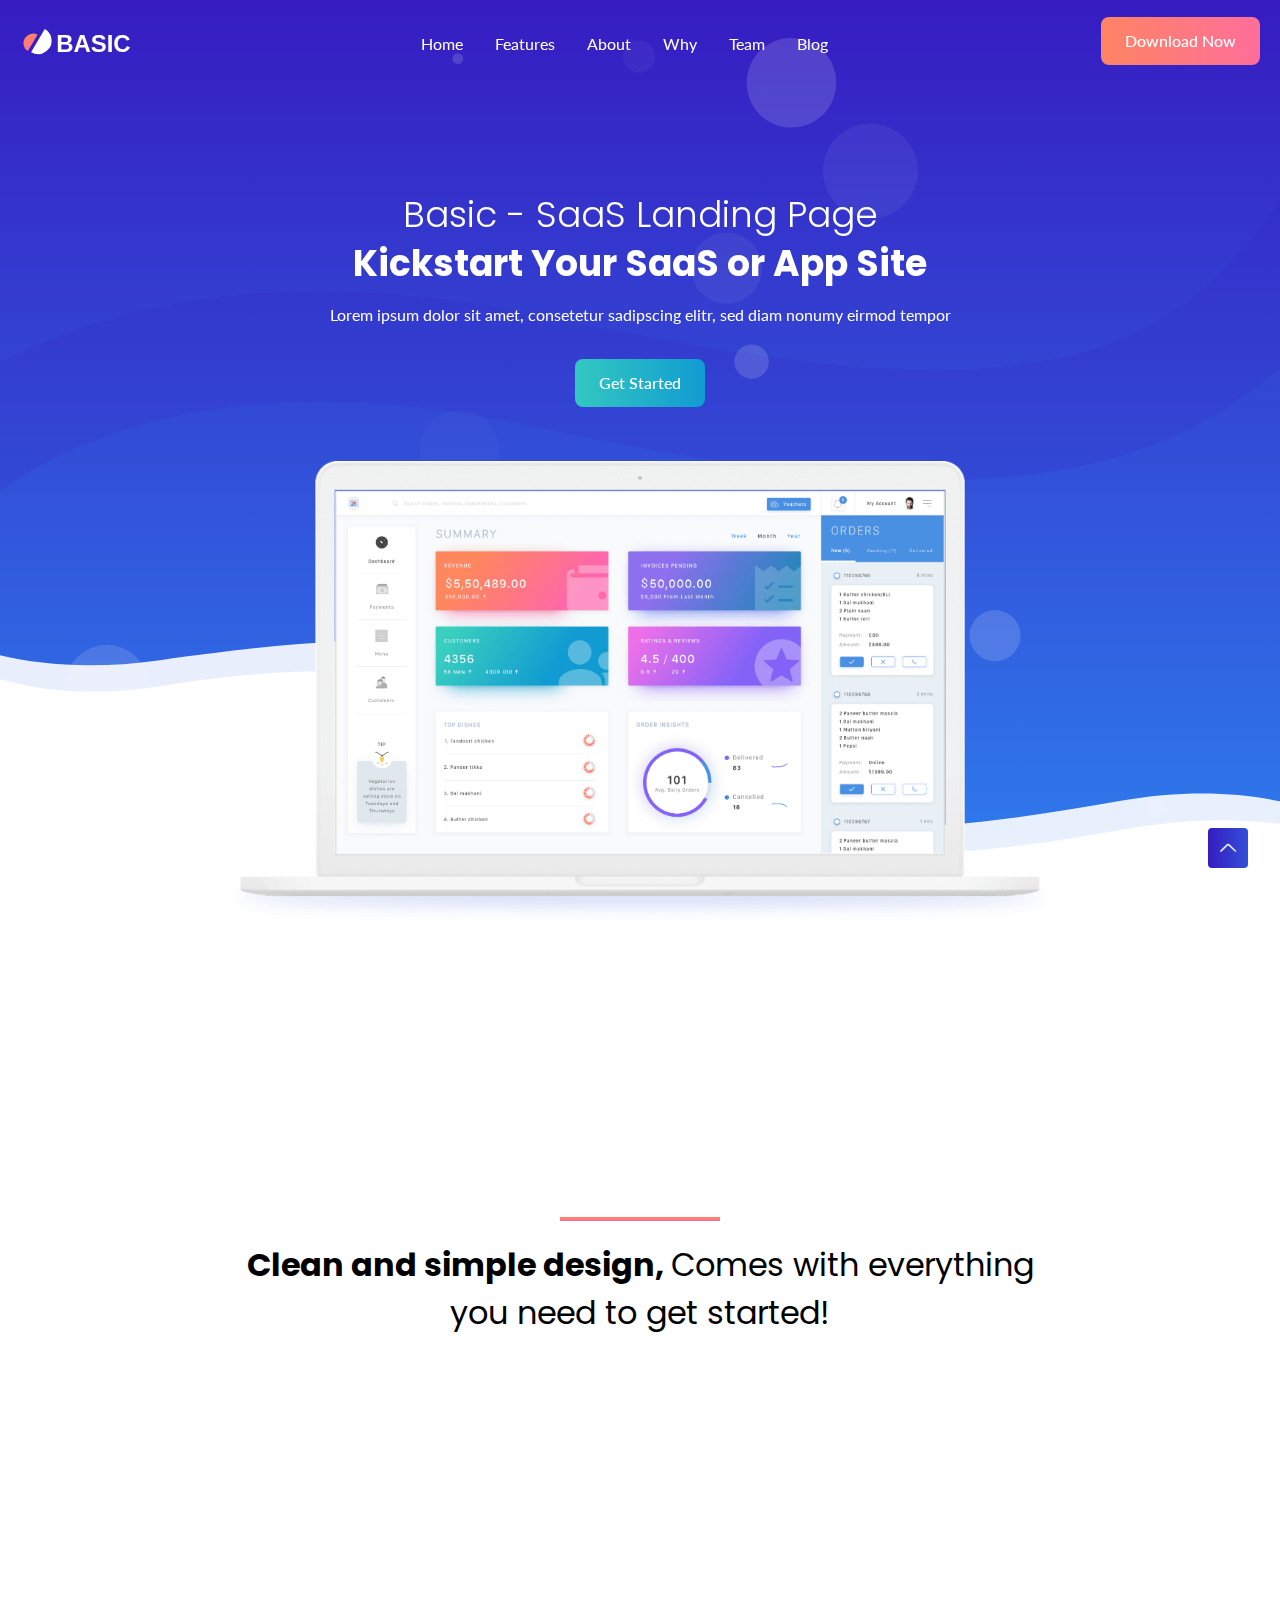
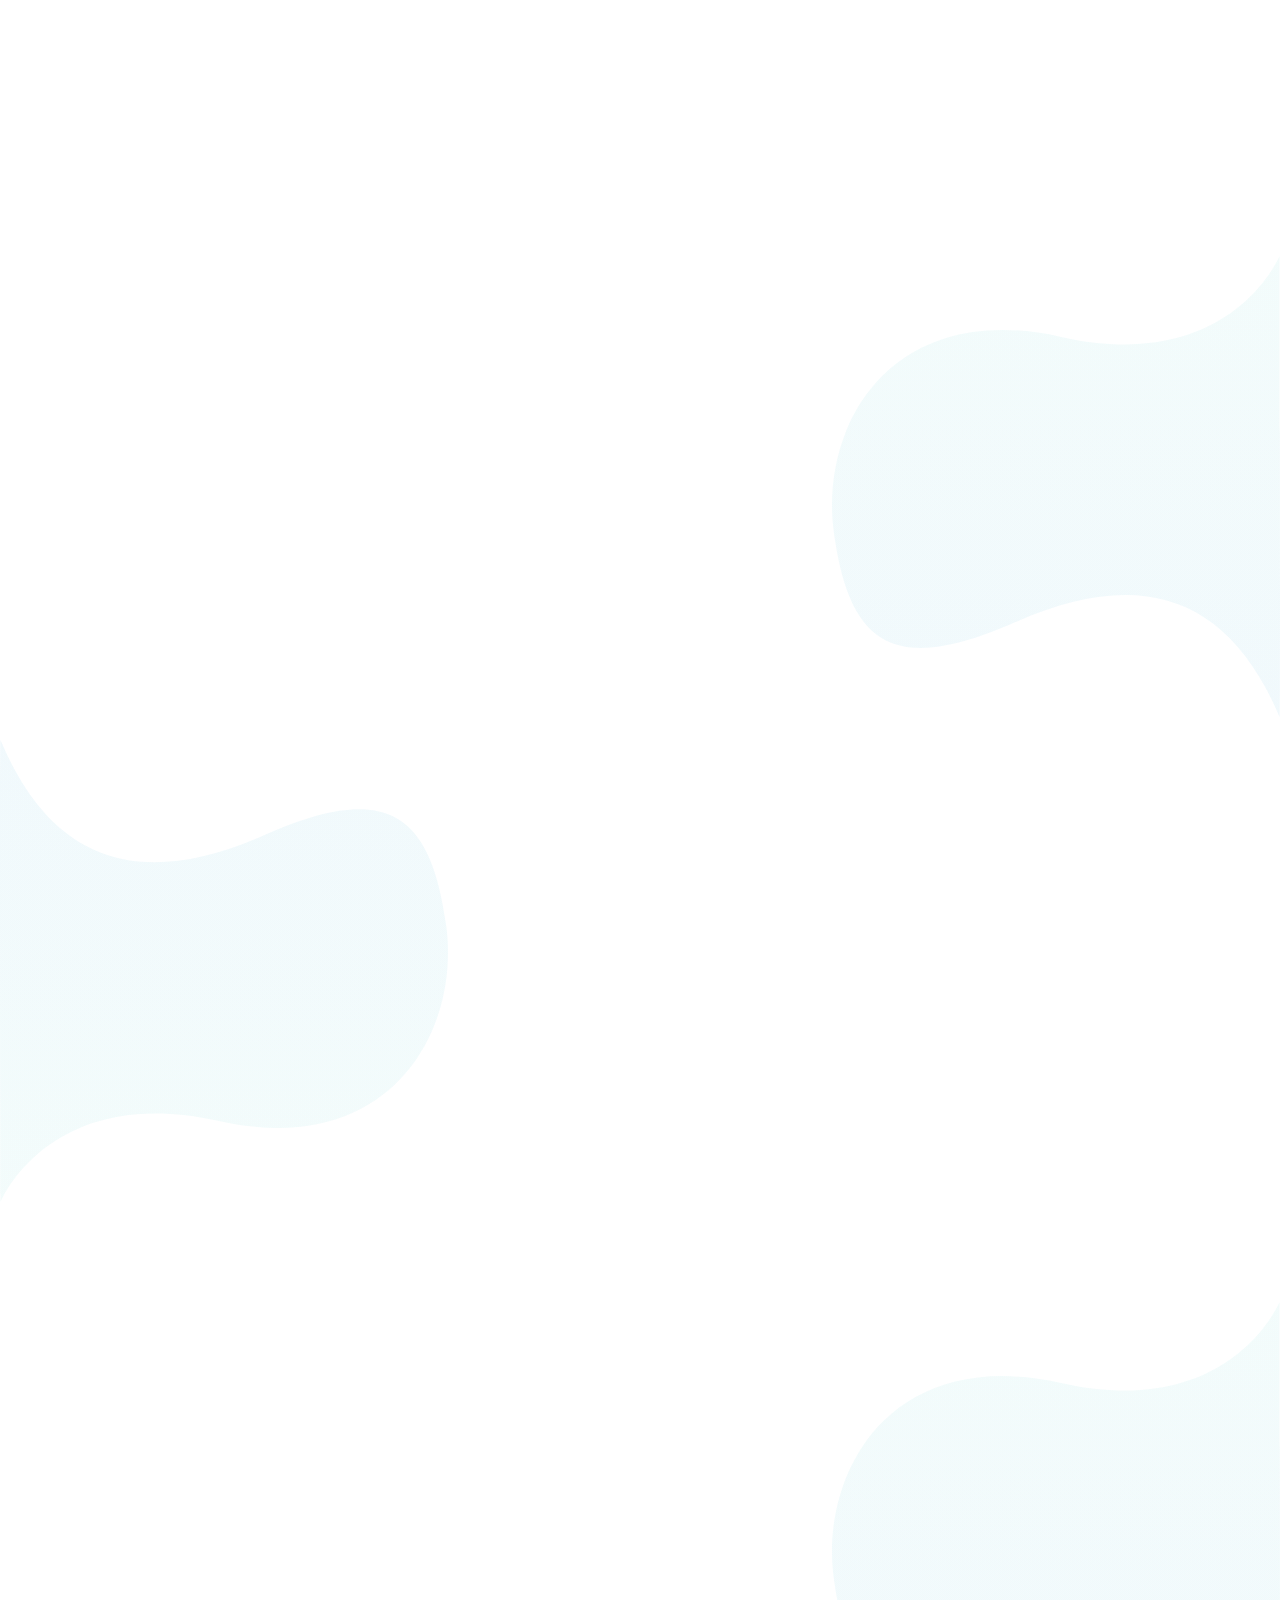
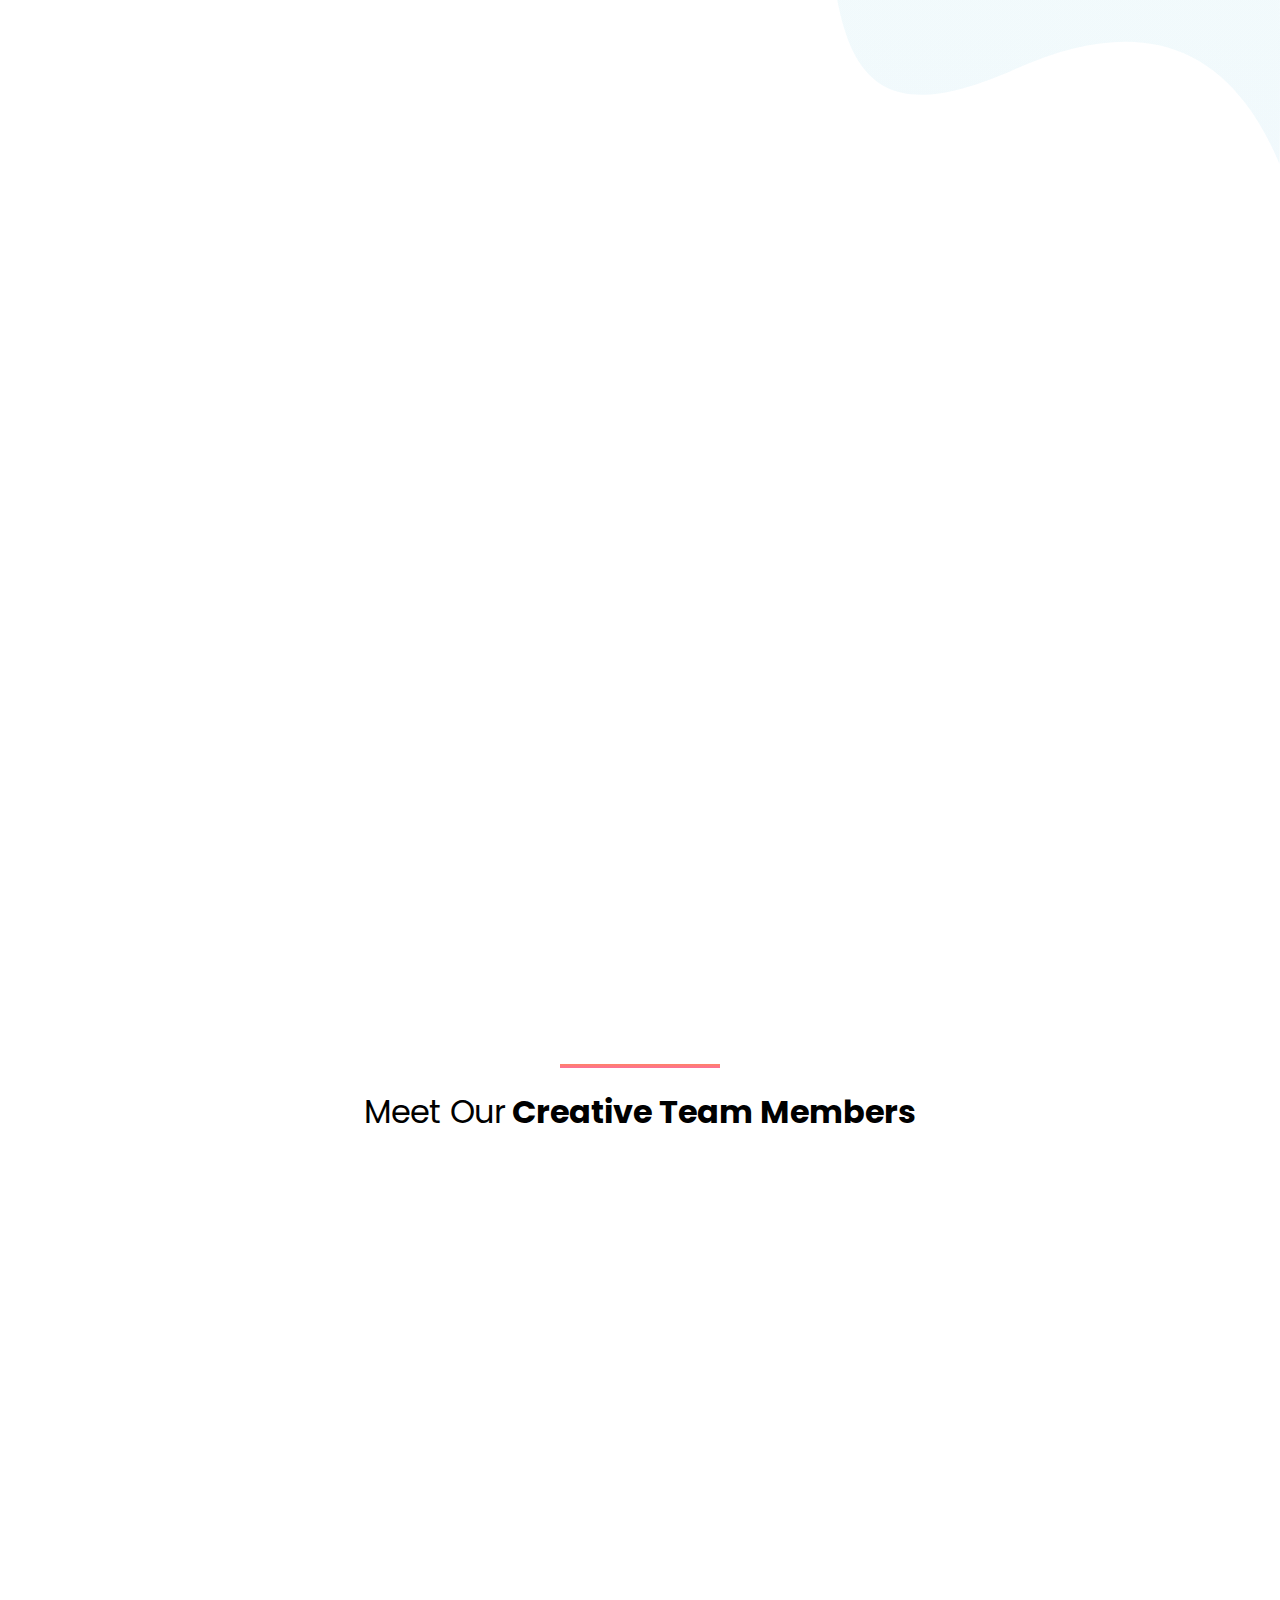
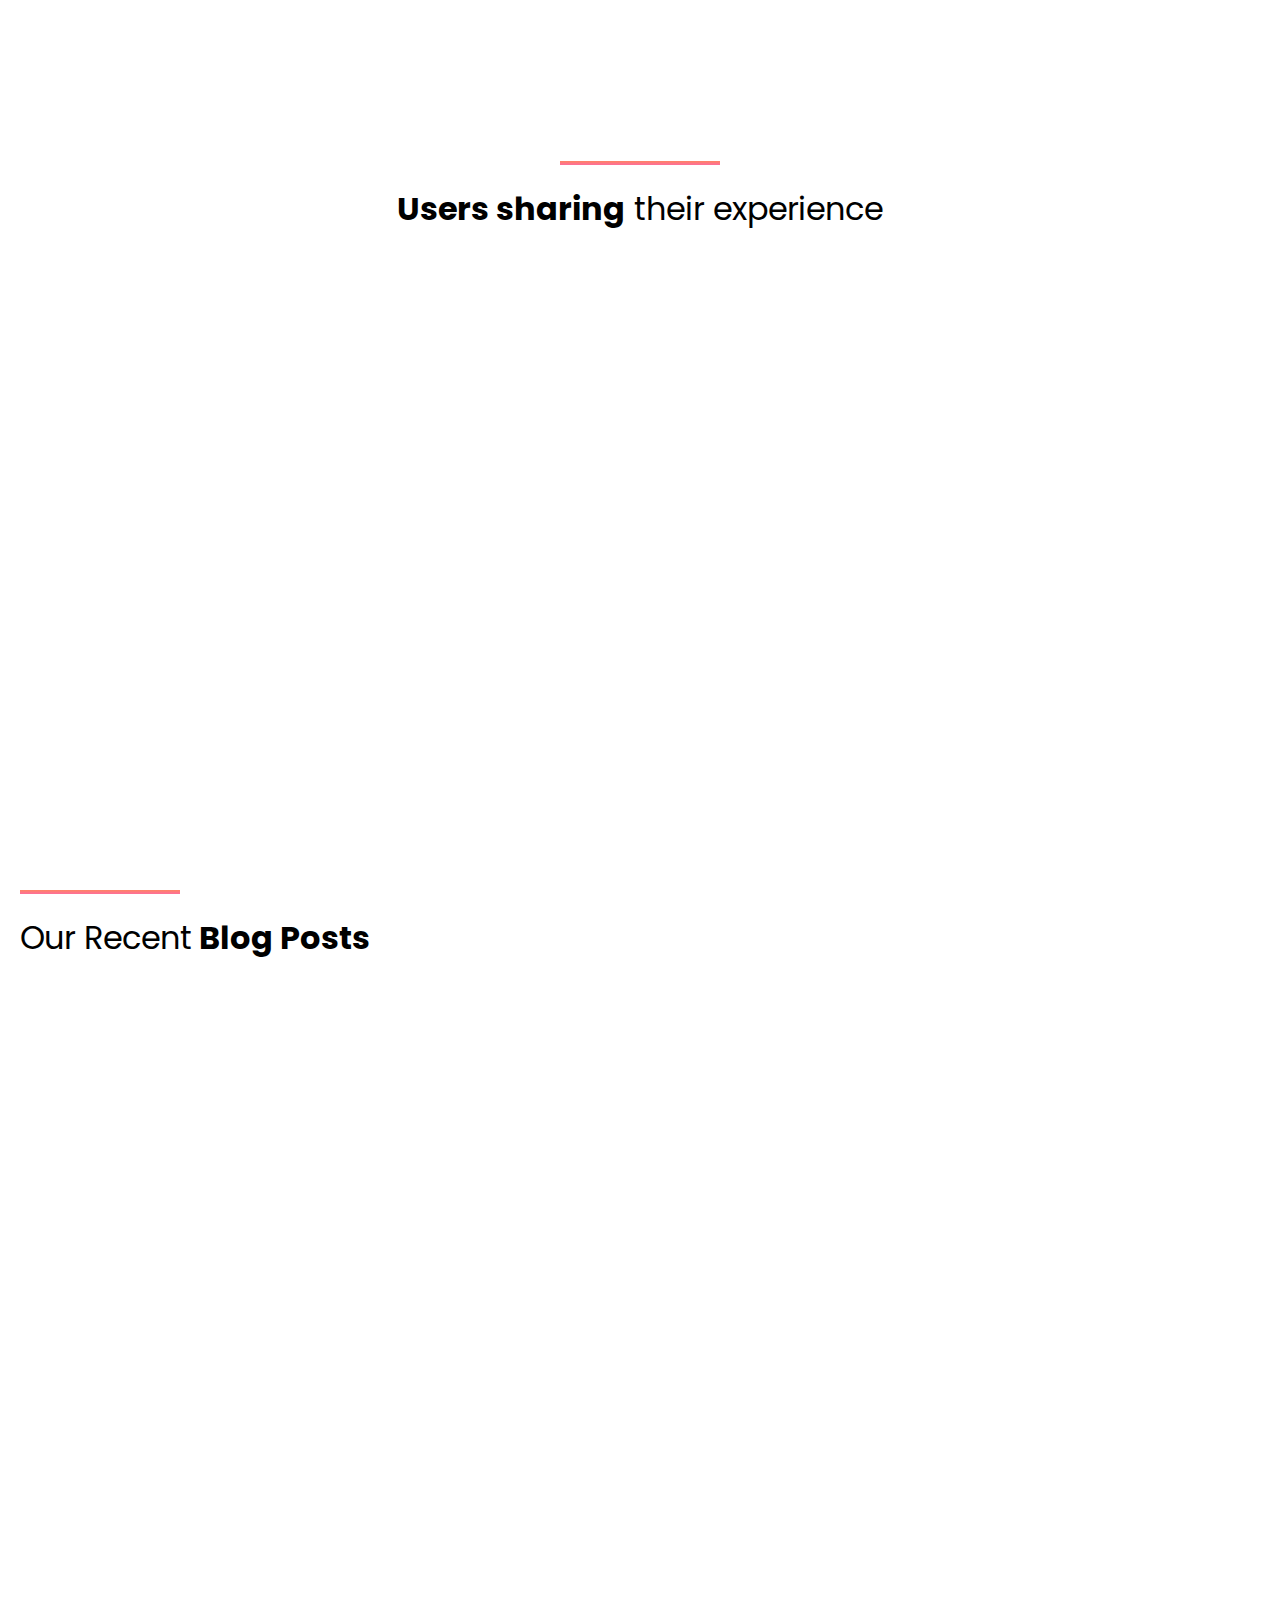
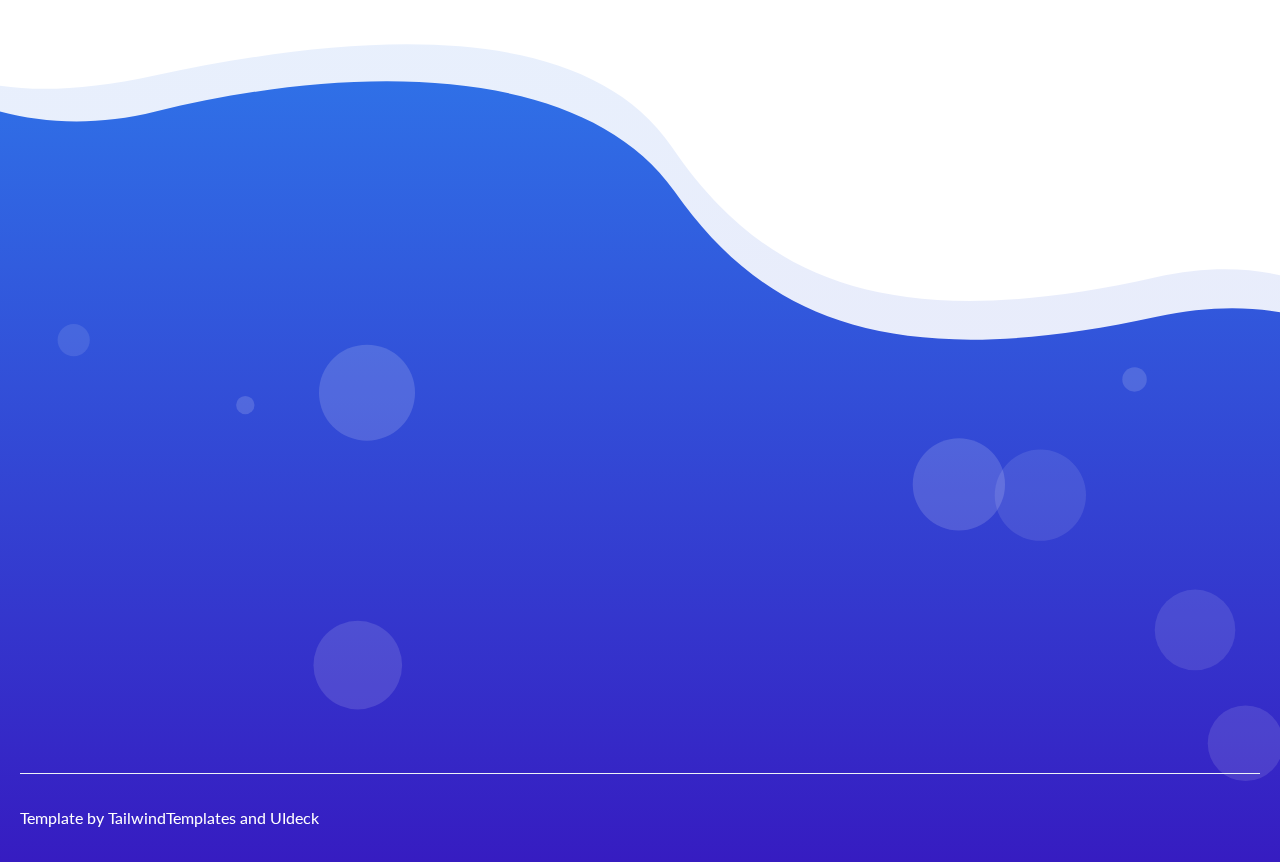
<file: index.html>
<!doctype html>
<html class="no-js" lang="en">


<!-- Mirrored from preview.tailwindtemplates.co/basic/ by HTTrack Website Copier/3.x [XR&CO'2014], Sat, 13 Apr 2024 16:20:40 GMT -->
<head>
    <meta charset="utf-8">
    
    <!--====== Title ======-->
    <title>Basic - Tailwind CSS Template</title>
    
    <meta name="description" content="">
    <meta name="viewport" content="width=device-width, initial-scale=1">

    <!--====== Favicon Icon ======-->
    <link rel="shortcut icon" href="assets/images/favicon.png" type="image/png">
        
    <!--====== Animate CSS ======-->
    <link rel="stylesheet" href="assets/css/animate.css">
        
    <!--====== Magnific Popup CSS ======-->
    <link rel="stylesheet" href="assets/css/magnific-popup.css">
        
    <!--====== Slick CSS ======-->
    <link rel="stylesheet" href="assets/css/slick.css">
        
    <!--====== Line Icons CSS ======-->
    <link rel="stylesheet" href="assets/css/LineIcons.2.0.css">
        
    
    <!--====== Style CSS ======-->
    <!-- <link rel="stylesheet" href="assets/css/style.css"> -->
    <link rel="stylesheet" href="assets/css/tailwind.css">
    
</head>

<body>
    <!--[if IE]>
    <p class="browserupgrade">You are using an <strong>outdated</strong> browser. Please <a href="https://browsehappy.com/">upgrade your browser</a> to improve your experience and security.</p>
  <![endif]-->    
   
   
    <!--====== PRELOADER PART START ======-->

    <div class="hidden preloader">
        <div class="loader">
            <div class="ytp-spinner">
                <div class="ytp-spinner-container">
                    <div class="ytp-spinner-rotator">
                        <div class="ytp-spinner-left">
                            <div class="ytp-spinner-circle"></div>
                        </div>
                        <div class="ytp-spinner-right">
                            <div class="ytp-spinner-circle"></div>
                        </div>
                    </div>
                </div>
            </div>
        </div>
    </div>

    <!--====== PRELOADER PART ENDS ======-->
    
    <!--====== HEADER PART START ======-->
    
    <header class="header-area">
        <div class="navbar-area">
            <div class="container relative">
                <div class="row">
                    <div class="w-full">
                        <nav class="flex items-center justify-between navbar navbar-expand-lg">
                            <a class="mr-4 navbar-brand" href="index-2.html">
                                <img src="assets/images/logo.svg" alt="Logo">
                            </a>
                            <button class="block navbar-toggler focus:outline-none lg:hidden" type="button" data-toggle="collapse" data-target="#navbarOne" aria-controls="navbarOne" aria-expanded="false" aria-label="Toggle navigation">
                                <span class="toggler-icon"></span>
                                <span class="toggler-icon"></span>
                                <span class="toggler-icon"></span>
                            </button>

                            <div class="absolute left-0 z-20 hidden w-full px-5 py-3 duration-300 bg-white shadow lg:w-auto collapse navbar-collapse lg:block top-100 mt-full lg:static lg:bg-transparent lg:shadow-none" id="navbarOne">
                                <ul id="nav" class="items-center content-start mr-auto lg:justify-end navbar-nav lg:flex">
                                    <li class="nav-item active">
                                        <a class="page-scroll" href="#home">Home</a>
                                    </li>
                                    <li class="nav-item">
                                        <a class="page-scroll" href="#features">Features</a>
                                    </li>
                                    <li class="nav-item">
                                        <a class="page-scroll" href="#about">About</a>
                                    </li>
                                    <li class="nav-item">
                                        <a class="page-scroll" href="#facts">Why</a>
                                    </li>
                                    <li class="nav-item">
                                        <a class="page-scroll" href="#team">Team</a>
                                    </li>
                                    <li class="nav-item">
                                        <a class="page-scroll" href="#blog">Blog</a>
                                    </li>
                                </ul>
                            </div> <!-- navbar collapse -->
                            
                            <div class="absolute right-0 hidden mt-2 mr-24 navbar-btn sm:inline-block lg:mt-0 lg:static lg:mr-0">
                                <a class="main-btn gradient-btn" data-scroll-nav="0" href="#" rel="nofollow">Download Now</a>
                            </div>
                        </nav> <!-- navbar -->
                    </div>
                </div> <!-- row -->
            </div> <!-- container -->
        </div> <!-- navbar area -->
        
        <div id="home" class="header-hero" style="background-image: url(assets/images/banner-bg.svg)">
            <div class="container">
                <div class="justify-center row">
                    <div class="w-full lg:w-2/3">
                        <div class="pt-32 mb-12 text-center lg:pt-48 header-hero-content">
                            <h3 class="text-4xl font-light leading-tight text-white header-sub-title wow fadeInUp" data-wow-duration="1.3s" data-wow-delay="0.2s">Basic - SaaS Landing Page</h3>
                            <h2 class="mb-3 text-4xl font-bold text-white header-title wow fadeInUp" data-wow-duration="1.3s" data-wow-delay="0.5s">Kickstart Your SaaS or App Site</h2>
                            <p class="mb-8 text-white text wow fadeInUp" data-wow-duration="1.3s" data-wow-delay="0.8s">Lorem ipsum dolor sit amet, consetetur sadipscing elitr, sed diam nonumy eirmod tempor</p>
                            <a href="#" class="main-btn gradient-btn gradient-btn-2 wow fadeInUp" data-wow-duration="1.3s" data-wow-delay="1.1s">Get Started</a>
                        </div> <!-- header hero content -->
                    </div>
                </div> <!-- row -->
                <div class="justify-center row">
                    <div class="w-full lg:w-2/3">
                        <div class="text-center header-hero-image wow fadeIn" data-wow-duration="1.3s" data-wow-delay="1.4s">
                            <img src="assets/images/header-hero.png" alt="hero">
                        </div> <!-- header hero image -->
                    </div>
                </div> <!-- row -->
            </div> <!-- container -->
            <div id="particles-1" class="particles"></div>
        </div> <!-- header hero -->
    </header>
    
    <!--====== HEADER PART ENDS ======-->
    
    <!--====== BRAMD PART START ======-->
    
    <div class="pt-24 brand-area">
        <div class="container">
            <div class="row">
                <div class="w-full">
                    <div class="items-center justify-center row lg:justify-between">
                        <div class="single-logo hover:opacity-100 wow fadeIn" data-wow-duration="1s" data-wow-delay="0.2s">
                            <img src="assets/images/brand-1.png" alt="brand">
                        </div> <!-- single logo -->
                        <div class="single-logo hover:opacity-100 wow fadeIn" data-wow-duration="1.5s" data-wow-delay="0.2s">
                            <img src="assets/images/brand-2.png" alt="brand">
                        </div> <!-- single logo -->
                        <div class="single-logo hover:opacity-100 wow fadeIn" data-wow-duration="1.5s" data-wow-delay="0.3s">
                            <img src="assets/images/brand-3.png" alt="brand">
                        </div> <!-- single logo -->
                        <div class="single-logo hover:opacity-100 wow fadeIn" data-wow-duration="1.5s" data-wow-delay="0.4s">
                            <img src="assets/images/brand-4.png" alt="brand">
                        </div> <!-- single logo -->
                        <div class="single-logo hover:opacity-100 wow fadeIn" data-wow-duration="1.5s" data-wow-delay="0.5s">
                            <img src="assets/images/brand-5.png" alt="brand">
                        </div> <!-- single logo -->
                    </div> <!-- brand logo -->
                </div>
            </div>   <!-- row -->
        </div> <!-- container -->
    </div>
    
    <!--====== BRAMD PART ENDS ======-->
    
    <!--====== SERVICES PART START ======-->
    
    <section id="features" class="services-area pt-120">
        <div class="container">
            <div class="justify-center row">
                <div class="w-full lg:w-2/3">
                    <div class="pb-10 text-center section-title">
                        <div class="m-auto line"></div>
                        <h3 class="title">Clean and simple design, <span> Comes with everything you need to get started!</span></h3>
                    </div> <!-- section title -->
                </div>
            </div> <!-- row -->
            <div class="justify-center row">
                <div class="w-full sm:w-2/3 lg:w-1/3">
                    <div class="single-services wow fadeIn" data-wow-duration="1s" data-wow-delay="0.2s">
                        <div class="services-icon">
                            <img class="shape" src="assets/images/services-shape.svg" alt="shape">
                            <img class="shape-1" src="assets/images/services-shape-1.svg" alt="shape">
                            <i class="lni lni-baloon"></i>
                        </div>
                        <div class="mt-8 services-content">
                            <h4 class="mb-8 text-xl font-bold text-gray-900">Clean</h4>
                            <p class="mb-8">Lorem ipsum dolor sit amet,consetetur sadipscing elitr, seddiam nonu eirmod tempor invidunt labore.</p>
                            <a class="duration-300 hover:text-theme-color" href="javascript:void(0)">Learn More <i class="ml-2 lni lni-chevron-right"></i></a>
                        </div>
                    </div> <!-- single services -->
                </div>
                <div class="w-full sm:w-2/3 lg:w-1/3">
                    <div class="mt-8 text-center single-services wow fadeIn" data-wow-duration="1s" data-wow-delay="0.5s">
                        <div class="services-icon">
                            <img class="shape" src="assets/images/services-shape.svg" alt="shape">
                            <img class="shape-1" src="assets/images/services-shape-2.svg" alt="shape">
                            <i class="lni lni-cog"></i>
                        </div>
                        <div class="mt-8 services-content">
                            <h4 class="mb-8 text-xl font-bold text-gray-900">Robust</h4>
                            <p class="mb-8">Lorem ipsum dolor sit amet,consetetur sadipscing elitr, seddiam nonu eirmod tempor invidunt labore.</p>
                            <a class="duration-300 hover:text-theme-color" href="javascript:void(0)">Learn More <i class="ml-2 lni lni-chevron-right"></i></a>
                        </div>
                    </div> <!-- single services -->
                </div>
                <div class="w-full sm:w-2/3 lg:w-1/3">
                    <div class="mt-8 text-center single-services wow fadeIn" data-wow-duration="1s" data-wow-delay="0.8s">
                        <div class="services-icon">
                            <img class="shape" src="assets/images/services-shape.svg" alt="shape">
                            <img class="shape-1" src="assets/images/services-shape-3.svg" alt="shape">
                            <i class="lni lni-bolt-alt"></i>
                        </div>
                        <div class="mt-8 services-content">
                            <h4 class="mb-8 text-xl font-bold text-gray-900">Powerful</h4>
                            <p class="mb-8">Lorem ipsum dolor sit amet,consetetur sadipscing elitr, seddiam nonu eirmod tempor invidunt labore.</p>
                            <a class="duration-300 hover:text-theme-color" href="javascript:void(0)">Learn More <i class="ml-2 lni lni-chevron-right"></i></a>
                        </div>
                    </div> <!-- single services -->
                </div>
            </div> <!-- row -->
        </div> <!-- container -->
    </section>
    
    <!--====== SERVICES PART ENDS ======-->
    
    <!--====== ABOUT PART START ======-->
    
    <section id="about" class="relative pt-20 about-area">
        <div class="container">
            <div class="row">
                <div class="w-full lg:w-1/2">
                    <div class="mx-4 mt-12 about-content wow fadeInLeftBig" data-wow-duration="1s" data-wow-delay="0.5s">
                        <div class="mb-4 section-title">
                            <div class="line"></div>
                            <h3 class="title">Quick & Easy <span>to Use Tailwind Template</span></h3>
                        </div> <!-- section title -->
                        <p class="mb-8">Lorem ipsum dolor sit amet, consetetur sadipscing elitr, seiam nonumy eirmod tempor invidunt ut labore et dolore magna aliquyam erat, sed diam voluptua. At vero eos et accusam et justo duo dolores et ea rebum. Stet clita kasd gubergren, no sea takimata sanctus est Lorem ipsum dolor sit amet. Lorem ipsum dolor sit amet, consetetur sadipscing.</p>
                        <a href="javascript:void(0)" class="main-btn gradient-btn">Try it Free</a>
                    </div> <!-- about content -->
                </div>
                <div class="w-full lg:w-1/2">
                    <div class="mx-4 mt-12 text-center about-image wow fadeInRightBig" data-wow-duration="1s" data-wow-delay="0.5s">
                        <img src="assets/images/about1.svg" alt="about">
                    </div> <!-- about image -->
                </div>
            </div> <!-- row -->
        </div> <!-- container -->
        <div class="about-shape-1">
            <img src="assets/images/about-shape-1.svg" alt="shape">
        </div>
    </section>
    
    <!--====== ABOUT PART ENDS ======-->
    
    <!--====== ABOUT PART START ======-->
    
    <section class="relative pt-20 about-area">
        <div class="about-shape-2">
            <img src="assets/images/about-shape-2.svg" alt="shape">
        </div>
        <div class="container">
            <div class="row">
                <div class="w-full lg:w-1/2 lg:order-last">
                    <div class="mx-4 mt-12 about-content wow fadeInLeftBig" data-wow-duration="1s" data-wow-delay="0.5s">
                        <div class="mb-4 section-title">
                            <div class="line"></div>
                            <h3 class="title">Modern design <span> with Essential Features</span></h3>
                        </div> <!-- section title -->
                        <p class="mb-8">Lorem ipsum dolor sit amet, consetetur sadipscing elitr, seiam nonumy eirmod tempor invidunt ut labore et dolore magna aliquyam erat, sed diam voluptua. At vero eos et accusam et justo duo dolores et ea rebum. Stet clita kasd gubergren, no sea takimata sanctus est Lorem ipsum dolor sit amet. Lorem ipsum dolor sit amet, consetetur sadipscing.</p>
                        <a href="javascript:void(0)" class="main-btn gradient-btn">Try it Free</a>
                    </div> <!-- about content -->
                </div>
                <div class="w-full lg:w-1/2 lg:order-first">
                    <div class="mx-4 mt-12 text-center about-image wow fadeInRightBig" data-wow-duration="1s" data-wow-delay="0.5s">
                        <img src="assets/images/about2.svg" alt="about">
                    </div> <!-- about image -->
                </div>
            </div> <!-- row -->
        </div> <!-- container -->
    </section>


    <!--====== ABOUT PART START ======-->
    
    <section class="relative pt-20 about-area">
        <div class="container">
            <div class="row">
                <div class="w-full lg:w-1/2">
                    <div class="mx-4 mt-12 about-content wow fadeInLeftBig" data-wow-duration="1s" data-wow-delay="0.5s">
                        <div class="mb-4 section-title">
                            <div class="line"></div>
                            <h3 class="title"><span>Crafted for</span> SaaS, App and Software Landing Page</h3>
                        </div> <!-- section title -->
                        <p class="mb-8">Lorem ipsum dolor sit amet, consetetur sadipscing elitr, seiam nonumy eirmod tempor invidunt ut labore et dolore magna aliquyam erat, sed diam voluptua. At vero eos et accusam et justo duo dolores et ea rebum. Stet clita kasd gubergren, no sea takimata sanctus est Lorem ipsum dolor sit amet. Lorem ipsum dolor sit amet, consetetur sadipscing.</p>
                        <a href="javascript:void(0)" class="main-btn gradient-btn">Try it Free</a>
                    </div> <!-- about content -->
                </div>
                <div class="w-full lg:w-1/2">
                    <div class="mx-4 mt-12 text-center about-image wow fadeInRightBig" data-wow-duration="1s" data-wow-delay="0.5s">
                        <img src="assets/images/about3.svg" alt="about">
                    </div> <!-- about image -->
                </div>
            </div> <!-- row -->
        </div> <!-- container -->
        <div class="about-shape-1">
            <img src="assets/images/about-shape-1.svg" alt="shape">
        </div>
    </section>
    
    <!--====== ABOUT PART ENDS ======-->

    
    <!--====== ABOUT PART ENDS ======-->
    
    <!--====== VIDEO COUNTER PART START ======-->
    
    <section id="facts" class="pt-20 video-counter">
        <div class="container">
            <div class="row">
                <div class="w-full lg:w-1/2">
                    <div class="relative pb-8 mt-12 video-content wow fadeIn" data-wow-duration="1s" data-wow-delay="0.5s">
                        <img class="absolute bottom-0 left-0 -ml-8 dots" src="assets/images/dots.svg" alt="dots">
                        <div class="relative mr-6 rounded-lg shadow-md video-wrapper">
                            <div class="video-image">
                                <img src="assets/images/video.png" alt="video">
                            </div>
                            <div class="absolute top-0 left-0 flex items-center justify-center w-full h-full bg-blue-900 bg-opacity-25 rounded-lg video-icon">
                                <a href="https://www.youtube.com/watch?v=r44RKWyfcFw" class="video-popup"><i class="lni lni-play"></i></a>
                            </div>
                        </div> <!-- video wrapper -->
                    </div> <!-- video content -->
                </div>
                <div class="w-full lg:w-1/2">
                    <div class="pl-0 mt-12 counter-wrapper lg:pl-16 wow fadeIn" data-wow-duration="1s" data-wow-delay="0.8s">
                        <div class="counter-content">
                            <div class="mb-8 section-title">
                                <div class="line"></div>
                                <h3 class="title">Cool facts <span> about this app</span></h3>
                            </div> <!-- section title -->
                            <p class="text">Lorem ipsum dolor sit amet, consetetur sadipscing elitr, seiam nonumy eirmod tempor invidunt ut labore et dolore magna aliquyam erat, sed diam voluptua.</p>
                        </div> <!-- counter content -->
                        <div class="row no-gutters">
                            <div class="flex items-center justify-center single-counter counter-color-1">
                                <div class="text-center counter-items">
                                    <span class="text-2xl font-bold text-white"><span class="counter">125</span>K</span>
                                    <p class="text-white">Downloads</p>
                                </div>
                            </div> <!-- single counter -->
                            <div class="flex items-center justify-center single-counter counter-color-2">
                                <div class="text-center counter-items">
                                    <span class="text-2xl font-bold text-white"><span class="counter">87</span>K</span>
                                    <p class="text-white">Active Users</p>
                                </div>
                            </div> <!-- single counter -->
                            <div class="flex items-center justify-center single-counter counter-color-3">
                                <div class="text-center counter-items">
                                    <span class="text-2xl font-bold text-white"><span class="counter">4.8</span></span>
                                    <p class="text-white">User Rating</p>
                                </div>
                            </div> <!-- single counter -->
                        </div> <!-- row -->
                    </div> <!-- counter wrapper -->
                </div>
            </div> <!-- row -->
        </div> <!-- container -->
    </section>
    
    <!--====== VIDEO COUNTER PART ENDS ======-->
    
    <!--====== TEAM PART START ======-->
    
    <section id="team" class="team-area pt-120">
        <div class="container">
            <div class="justify-center row">
                <div class="w-full lg:w-2/3">
                    <div class="pb-8 text-center section-title">
                        <div class="m-auto line"></div>
                        <h3 class="title"><span>Meet Our</span> Creative Team Members</h3>
                    </div> <!-- section title -->
                </div>
            </div> <!-- row -->
            <div class="justify-center row">
                <div class="w-full sm:w-2/3 lg:w-1/3">
                    <div class="mt-8 text-center single-team wow fadeIn" data-wow-duration="1s" data-wow-delay="0.2s">
                        <div class="relative team-image">
                            <img class="w-full" src="assets/images/team-1.png" alt="Team">
                            <div class="team-social">
                                <ul>
                                    <li><a href="javascript:void(0)"><i class="lni lni-facebook-filled"></i></a></li>
                                    <li><a href="javascript:void(0)"><i class="lni lni-twitter-filled"></i></a></li>
                                    <li><a href="javascript:void(0)"><i class="lni lni-instagram-filled"></i></a></li>
                                    <li><a href="javascript:void(0)"><i class="lni lni-linkedin-original"></i></a></li>
                                </ul>
                            </div>
                        </div>
                        <div class="p-8">
                            <h5 class="mb-1 text-xl font-bold text-gray-900">Isabela Moreira</h5>
                            <p>Founder and CEO</p>
                        </div>
                    </div> <!-- single team -->
                </div>
                <div class="w-full sm:w-2/3 lg:w-1/3">
                    <div class="mt-8 text-center single-team wow fadeIn" data-wow-duration="1s" data-wow-delay="0.5s">
                        <div class="relative team-image">
                            <img class="w-full" src="assets/images/team-2.png" alt="Team">
                            <div class="team-social">
                                <ul>
                                    <li><a href="javascript:void(0)"><i class="lni lni-facebook-filled"></i></a></li>
                                    <li><a href="javascript:void(0)"><i class="lni lni-twitter-filled"></i></a></li>
                                    <li><a href="javascript:void(0)"><i class="lni lni-instagram-filled"></i></a></li>
                                    <li><a href="javascript:void(0)"><i class="lni lni-linkedin-original"></i></a></li>
                                </ul>
                            </div>
                        </div>
                        <div class="p-8">
                            <h5 class="mb-1 text-xl font-bold text-gray-900">Elon Musk</h5>
                            <p>Sr. Software Engineer</p>
                        </div>
                    </div> <!-- single team -->
                </div>
                <div class="w-full sm:w-2/3 lg:w-1/3">
                    <div class="mt-8 text-center single-team wow fadeIn" data-wow-duration="1s" data-wow-delay="0.8s">
                        <div class="relative team-image">
                            <img class="w-full" src="assets/images/team-3.png" alt="Team">
                            <div class="team-social">
                                <ul>
                                    <li><a href="javascript:void(0)"><i class="lni lni-facebook-filled"></i></a></li>
                                    <li><a href="javascript:void(0)"><i class="lni lni-twitter-filled"></i></a></li>
                                    <li><a href="javascript:void(0)"><i class="lni lni-instagram-filled"></i></a></li>
                                    <li><a href="javascript:void(0)"><i class="lni lni-linkedin-original"></i></a></li>
                                </ul>
                            </div>
                        </div>
                        <div class="p-8">
                            <h5 class="mb-1 text-xl font-bold text-gray-900">Fiona Smith</h5>
                            <p>Business Development Manager</p>
                        </div>
                    </div> <!-- single team -->
                </div>
            </div> <!-- row -->
        </div> <!-- container -->
    </section>
    
    <!--====== TEAM PART ENDS ======-->
    
    <!--====== TESTIMONIAL PART START ======-->
    
    <section id="testimonial" class="testimonial-area pt-120">
        <div class="container">
            <div class="justify-center row">
                <div class="w-full lg:w-2/3">
                    <div class="pb-10 text-center section-title">
                        <div class="m-auto line"></div>
                        <h3 class="title">Users sharing<span> their experience</span></h3>
                    </div> <!-- section title -->
                </div>
            </div> <!-- row -->
            <div class="row testimonial-active wow fadeInUpBig" data-wow-duration="1s" data-wow-delay="0.8s">
                <div class="w-full lg:w-1/3">
                    <div class="single-testimonial">
                        <div class="flex items-center justify-between mb-6">
                            <div class="quota">
                                <i class="text-4xl duration-300 lni lni-quotation text-theme-color"></i>
                            </div>
                            <div class="star">
                                <ul class="flex">
                                    <li><i class="lni lni-star-filled text-theme-color-2"></i></li>
                                    <li><i class="lni lni-star-filled text-theme-color-2"></i></li>
                                    <li><i class="lni lni-star-filled text-theme-color-2"></i></li>
                                    <li><i class="lni lni-star-filled text-theme-color-2"></i></li>
                                    <li><i class="lni lni-star-filled text-theme-color-2"></i></li>
                                </ul>
                            </div>
                        </div>
                        <div class="mb-8">
                            <p>Lorem ipsum dolor sit amet,consetetur sadipscing elitr, seddiam nonu eirmod tempor invidunt labore.Lorem ipsum dolor sit amet,consetetur sadipscing elitr, seddiam nonu.</p>
                        </div>
                        <div class="flex items-center testimonial-author">
                            <div class="relative author-image">
                                <img class="shape" src="assets/images/textimonial-shape.svg" alt="shape">
                                <img class="author" src="assets/images/author-1.png" alt="author">
                            </div>
                            <div class="author-content media-body">
                                <h6 class="mb-1 text-xl font-bold text-gray-900">Jenny Deo</h6>
                                <p>CEO, SpaceX</p>
                            </div>
                        </div>
                    </div> <!-- single testimonial -->
                </div>
                <div class="col-lg-4">
                    <div class="single-testimonial">
                        <div class="flex items-center justify-between mb-6">
                            <div class="quota">
                                <i class="text-4xl duration-300 lni lni-quotation text-theme-color"></i>
                            </div>
                            <div class="star">
                                <ul class="flex">
                                    <li><i class="lni lni-star-filled text-theme-color-2"></i></li>
                                    <li><i class="lni lni-star-filled text-theme-color-2"></i></li>
                                    <li><i class="lni lni-star-filled text-theme-color-2"></i></li>
                                    <li><i class="lni lni-star-filled text-theme-color-2"></i></li>
                                    <li><i class="lni lni-star-filled text-theme-color-2"></i></li>
                                </ul>
                            </div>
                        </div>
                        <div class="mb-8">
                            <p>Lorem ipsum dolor sit amet,consetetur sadipscing elitr, seddiam nonu eirmod tempor invidunt labore.Lorem ipsum dolor sit amet,consetetur sadipscing elitr, seddiam nonu.</p>
                        </div>
                        <div class="flex items-center testimonial-author">
                            <div class="relative author-image">
                                <img class="shape" src="assets/images/textimonial-shape.svg" alt="shape">
                                <img class="author" src="assets/images/author-2.png" alt="author">
                            </div>
                            <div class="author-content media-body">
                                <h6 class="mb-1 text-xl font-bold text-gray-900">Marjin Otte</h6>
                                <p>UX Specialist, Yoast</p>
                            </div>
                        </div>
                    </div> <!-- single testimonial -->
                </div>
                <div class="col-lg-4">
                    <div class="single-testimonial">
                        <div class="flex items-center justify-between mb-6">
                            <div class="quota">
                                <i class="text-4xl duration-300 lni lni-quotation text-theme-color"></i>
                            </div>
                            <div class="star">
                                <ul class="flex">
                                    <li><i class="lni lni-star-filled text-theme-color-2"></i></li>
                                    <li><i class="lni lni-star-filled text-theme-color-2"></i></li>
                                    <li><i class="lni lni-star-filled text-theme-color-2"></i></li>
                                    <li><i class="lni lni-star-filled text-theme-color-2"></i></li>
                                    <li><i class="lni lni-star-filled text-theme-color-2"></i></li>
                                </ul>
                            </div>
                        </div>
                        <div class="mb-8">
                            <p>Lorem ipsum dolor sit amet,consetetur sadipscing elitr, seddiam nonu eirmod tempor invidunt labore.Lorem ipsum dolor sit amet,consetetur sadipscing elitr, seddiam nonu.</p>
                        </div>
                        <div class="flex items-center testimonial-author">
                            <div class="relative author-image">
                                <img class="shape" src="assets/images/textimonial-shape.svg" alt="shape">
                                <img class="author" src="assets/images/author-3.png" alt="author">
                            </div>
                            <div class="author-content media-body">
                                <h6 class="mb-1 text-xl font-bold text-gray-900">David Smith</h6>
                                <p>CTO, Alphabet</p>
                            </div>
                        </div>
                    </div> <!-- single testimonial -->
                </div>
                <div class="col-lg-4">
                    <div class="single-testimonial">
                        <div class="flex items-center justify-between mb-6">
                            <div class="quota">
                                <i class="text-4xl duration-300 lni lni-quotation text-theme-color"></i>
                            </div>
                            <div class="star">
                                <ul class="flex">
                                    <li><i class="lni lni-star-filled text-theme-color-2"></i></li>
                                    <li><i class="lni lni-star-filled text-theme-color-2"></i></li>
                                    <li><i class="lni lni-star-filled text-theme-color-2"></i></li>
                                    <li><i class="lni lni-star-filled text-theme-color-2"></i></li>
                                    <li><i class="lni lni-star-filled text-theme-color-2"></i></li>
                                </ul>
                            </div>
                        </div>
                        <div class="mb-8">
                            <p>Lorem ipsum dolor sit amet,consetetur sadipscing elitr, seddiam nonu eirmod tempor invidunt labore.Lorem ipsum dolor sit amet,consetetur sadipscing elitr, seddiam nonu.</p>
                        </div>
                        <div class="flex items-center testimonial-author">
                            <div class="relative author-image">
                                <img class="shape" src="assets/images/textimonial-shape.svg" alt="shape">
                                <img class="author" src="assets/images/author-2.png" alt="author">
                            </div>
                            <div class="author-content media-body">
                                <h6 class="mb-1 text-xl font-bold text-gray-900">Fajar Siddiq</h6>
                                <p>COO, MakerFlix</p>
                            </div>
                        </div>
                    </div> <!-- single testimonial -->
                </div>
            </div> <!-- row -->
        </div> <!-- container -->
    </section>
    
    <!--====== TESTIMONIAL PART ENDS ======-->
    
    <!--====== BLOG PART START ======-->
    
    <section id="blog" class="blog-area pt-120">
        <div class="container">
            <div class="row">
                <div class="w-full lg:w-1/2">
                    <div class="pb-8 section-title">
                        <div class="line"></div>
                        <h3 class="title"><span>Our Recent</span> Blog Posts</h3>
                    </div> <!-- section title -->
                </div>
            </div> <!-- row -->
            <div class="justify-center row">
                <div class="w-full md:w-2/3 lg:w-1/3">
                    <div class="mx-4 mt-10 single-blog wow fadeIn" data-wow-duration="1s" data-wow-delay="0.2s">
                        <div class="mb-5 overflow-hidden blog-image rounded-xl">
                            <img class="w-full" src="assets/images/blog-1.jpg" alt="blog">
                        </div>
                        <div class="blog-content">
                            <ul class="flex mb-5 meta">
                                <li>Posted By: <a href="javascript:void(0)">Admin</a></li>
                                <li class="ml-12">03 June, 2023</li>
                            </ul>
                            <p class="mb-6 text-2xl leading-snug text-gray-900">Lorem ipsuamet conset sadips cing elitr seddiam nonu eirmod tempor invidunt labore.</p>
                            <a class="text-theme-color-2" href="javascript:void(0)">
                                Learn More
                                <i class="ml-2 lni lni-chevron-right"></i>
                            </a>
                        </div>
                    </div> <!-- single blog -->
                </div> 
                <div class="w-full md:w-2/3 lg:w-1/3">
                    <div class="mx-4 mt-10 single-blog wow fadeIn" data-wow-duration="1s" data-wow-delay="0.5s">
                        <div class="mb-5 overflow-hidden blog-image rounded-xl">
                            <img class="w-full" src="assets/images/blog-2.jpg" alt="blog">
                        </div>
                        <div class="blog-content">
                            <ul class="flex mb-5 meta">
                                <li>Posted By: <a href="javascript:void(0)">Admin</a></li>
                                <li class="ml-12">03 June, 2023</li>
                            </ul>
                            <p class="mb-6 text-2xl leading-snug text-gray-900">Lorem ipsuamet conset sadips cing elitr seddiam nonu eirmod tempor invidunt labore.</p>
                            <a class="text-theme-color-2" href="javascript:void(0)">
                                Learn More
                                <i class="ml-2 lni lni-chevron-right"></i>
                            </a>
                        </div>
                    </div> <!-- single blog -->
                </div> 
                <div class="w-full md:w-2/3 lg:w-1/3">
                    <div class="mx-4 mt-10 single-blog wow fadeIn" data-wow-duration="1s" data-wow-delay="0.8s">
                        <div class="mb-5 overflow-hidden blog-image rounded-xl">
                            <img class="w-full" src="assets/images/blog-3.jpg" alt="blog">
                        </div>
                        <div class="blog-content">
                            <ul class="flex mb-5 meta">
                                <li>Posted By: <a href="javascript:void(0)">Admin</a></li>
                                <li class="ml-12">03 June, 2023</li>
                            </ul>
                            <p class="mb-6 text-2xl leading-snug text-gray-900">Lorem ipsuamet conset sadips cing elitr seddiam nonu eirmod tempor invidunt labore.</p>
                            <a class="text-theme-color-2" href="javascript:void(0)">
                                Learn More 
                                <i class="ml-2 lni lni-chevron-right"></i>
                            </a>
                        </div>
                    </div> <!-- single blog -->
                </div> 
            </div> <!-- row -->
        </div> <!-- container -->
    </section>
    
    <!--====== BLOG PART ENDS ======-->
    
    <!--====== FOOTER PART START ======-->
    
    <footer id="footer" class="relative z-10 footer-area pt-120">
        <div class="footer-bg" style="background-image: url(assets/images/footer-bg.svg);"></div>
        <div class="container">
            <div class="px-6 pt-10 pb-20 mb-12 bg-white rounded-lg shadow-xl md:px-12 subscribe-area wow fadeIn" data-wow-duration="1s" data-wow-delay="0.5s">
                <div class="row">
                    <div class="w-full lg:w-1/2">
                        <div class="lg:mt-12 subscribe-content">
                            <h2 class="text-2xl font-bold sm:text-4xl subscribe-title">
                                Subscribe Our Newsletter 
                                <span class="block font-normal">get reguler updates</span>
                            </h2>
                        </div>
                    </div>
                    <div class="w-full lg:w-1/2">
                        <div class="mt-12 subscribe-form">
                            <form action="#" class="relative focus:outline-none">
                                <input type="email" placeholder="Enter eamil" class="w-full py-4 pl-6 pr-40 duration-300 border-2 rounded focus:border-theme-color focus:outline-none">
                                <button class="main-btn gradient-btn">Subscribe</button>
                            </form>
                        </div>
                    </div>
                </div> <!-- row -->
            </div> <!-- subscribe area -->
            <div class="footer-widget pb-120">
                <div class="row">
                    <div class="w-4/5 md:w-3/5 lg:w-2/6">
                        <div class="mt-12 footer-about wow fadeIn" data-wow-duration="1s" data-wow-delay="0.2s">
                            <a class="inline-block mb-8 logo" href="index-2.html">
                                <img src="assets/images/logo.svg" alt="logo" class="w-40">
                            </a>
                            <p class="pb-10 pr-10 leading-snug text-white">Lorem ipsum dolor sit amet consetetur sadipscing elitr, sederfs diam nonumy eirmod tempor invidunt ut labore et dolore magna aliquyam.</p>
                            <ul class="flex footer-social">
                                <li><a href="javascript:void(0)"><i class="lni lni-facebook-filled"></i></a></li>
                                <li><a href="javascript:void(0)"><i class="lni lni-twitter-filled"></i></a></li>
                                <li><a href="javascript:void(0)"><i class="lni lni-instagram-filled"></i></a></li>
                                <li><a href="javascript:void(0)"><i class="lni lni-linkedin-original"></i></a></li>
                            </ul>
                        </div> <!-- footer about -->
                    </div>
                    <div class="w-4/5 sm:w-2/3 md:w-3/5 lg:w-2/6">
                        <div class="row">
                            <div class="w-full sm:w-1/2 md:w-1/2 lg:w-1/2">
                                <div class="mt-12 link-wrapper wow fadeIn" data-wow-duration="1s" data-wow-delay="0.4s">
                                    <div class="footer-title">
                                        <h4 class="mb-8 text-2xl font-bold text-white">Quick Link</h4>
                                    </div>
                                    <ul class="link">
                                        <li><a href="javascript:void(0)">Road Map</a></li>
                                        <li><a href="javascript:void(0)">Privacy Policy</a></li>
                                        <li><a href="javascript:void(0)">Refund Policy</a></li>
                                        <li><a href="javascript:void(0)">Terms of Service</a></li>
                                        <li><a href="javascript:void(0)">Pricing</a></li>
                                    </ul>
                                </div> <!-- footer wrapper -->
                            </div>
                            <div class="w-full sm:w-1/2 md:w-1/2 lg:w-1/2">
                                <div class="mt-12 link-wrapper wow fadeIn" data-wow-duration="1s" data-wow-delay="0.6s">
                                    <div class="footer-title">
                                        <h4 class="mb-8 text-2xl font-bold text-white">Resources</h4>
                                    </div>
                                    <ul class="link">
                                        <li><a href="javascript:void(0)">Home</a></li>
                                        <li><a href="javascript:void(0)">Page</a></li>
                                        <li><a href="javascript:void(0)">Portfolio</a></li>
                                        <li><a href="javascript:void(0)">Blog</a></li>
                                        <li><a href="javascript:void(0)">Contact</a></li>
                                    </ul>
                                </div> <!-- footer wrapper -->
                            </div>
                        </div>
                    </div>
                    <div class="w-4/5 sm:w-1/3 md:w-2/5 lg:w-2/6">
                        <div class="mt-12 footer-contact wow fadeIn" data-wow-duration="1s" data-wow-delay="0.8s">
                            <div class="footer-title">
                                <h4 class="mb-8 text-2xl font-bold text-white">Contact Us</h4>
                            </div>
                            <ul class="contact">
                                <li>+809272561823</li>
                                <li>info@gmail.com</li>
                                <li>www.yourweb.com</li>
                                <li>123 Stree New York City , United <br> States Of America 750.</li>
                            </ul>
                        </div> <!-- footer contact -->
                    </div>
                </div> <!-- row -->
            </div> <!-- footer widget -->
            <div class="py-8 border-t border-gray-200 footer-copyright">
                <p class="text-white">
                    Template by <a class="duration-300 hover:text-theme-color-2" href="https://tailwindtemplates.co/" rel="nofollow" target="_blank">TailwindTemplates</a> and
                    <a class="duration-300 hover:text-theme-color-2" href="https://uideck.com/" rel="nofollow" target="_blank">UIdeck</a>
                </p>
            </div> <!-- footer copyright -->
        </div> <!-- container -->
        <div id="particles-2" class="particles"></div>
    </footer>
    
    <!--====== FOOTER PART ENDS ======-->
    
    <!--====== BACK TOP TOP PART START ======-->

    <a href="#" class="back-to-top"><i class="lni lni-chevron-up"></i></a>

    <!--====== BACK TOP TOP PART ENDS ======-->   
    
    <!--====== PART START ======-->
    
<!--
    <section class="">
        <div class="container">
            <div class="row">
                <div class="col-lg-"></div>
            </div>
        </div>
    </section>
-->
    
    <!--====== PART ENDS ======-->




    <!--====== Jquery js ======-->
    <script src="assets/js/vendor/jquery-3.5.1-min.js"></script>
    <script src="assets/js/vendor/modernizr-3.7.1.min.js"></script>
    
    <!--====== Plugins js ======-->
    <script src="assets/js/plugins.js"></script>
    
    <!--====== Slick js ======-->
    <script src="assets/js/slick.min.js"></script>
    
    <!--====== Scrolling Nav js ======-->
    <script src="assets/js/jquery.easing.min.js"></script>
    <script src="assets/js/scrolling-nav.js"></script>
    
    <!--====== wow js ======-->
    <script src="assets/js/wow.min.js"></script>
    
    <!--====== Particles js ======-->
    <script src="assets/js/particles.min.js"></script>
    
    <!--====== Main js ======-->
    <script src="assets/js/main.js"></script>
    
</body>


<!-- Mirrored from preview.tailwindtemplates.co/basic/ by HTTrack Website Copier/3.x [XR&CO'2014], Sat, 13 Apr 2024 16:21:06 GMT -->
</html>
</file>
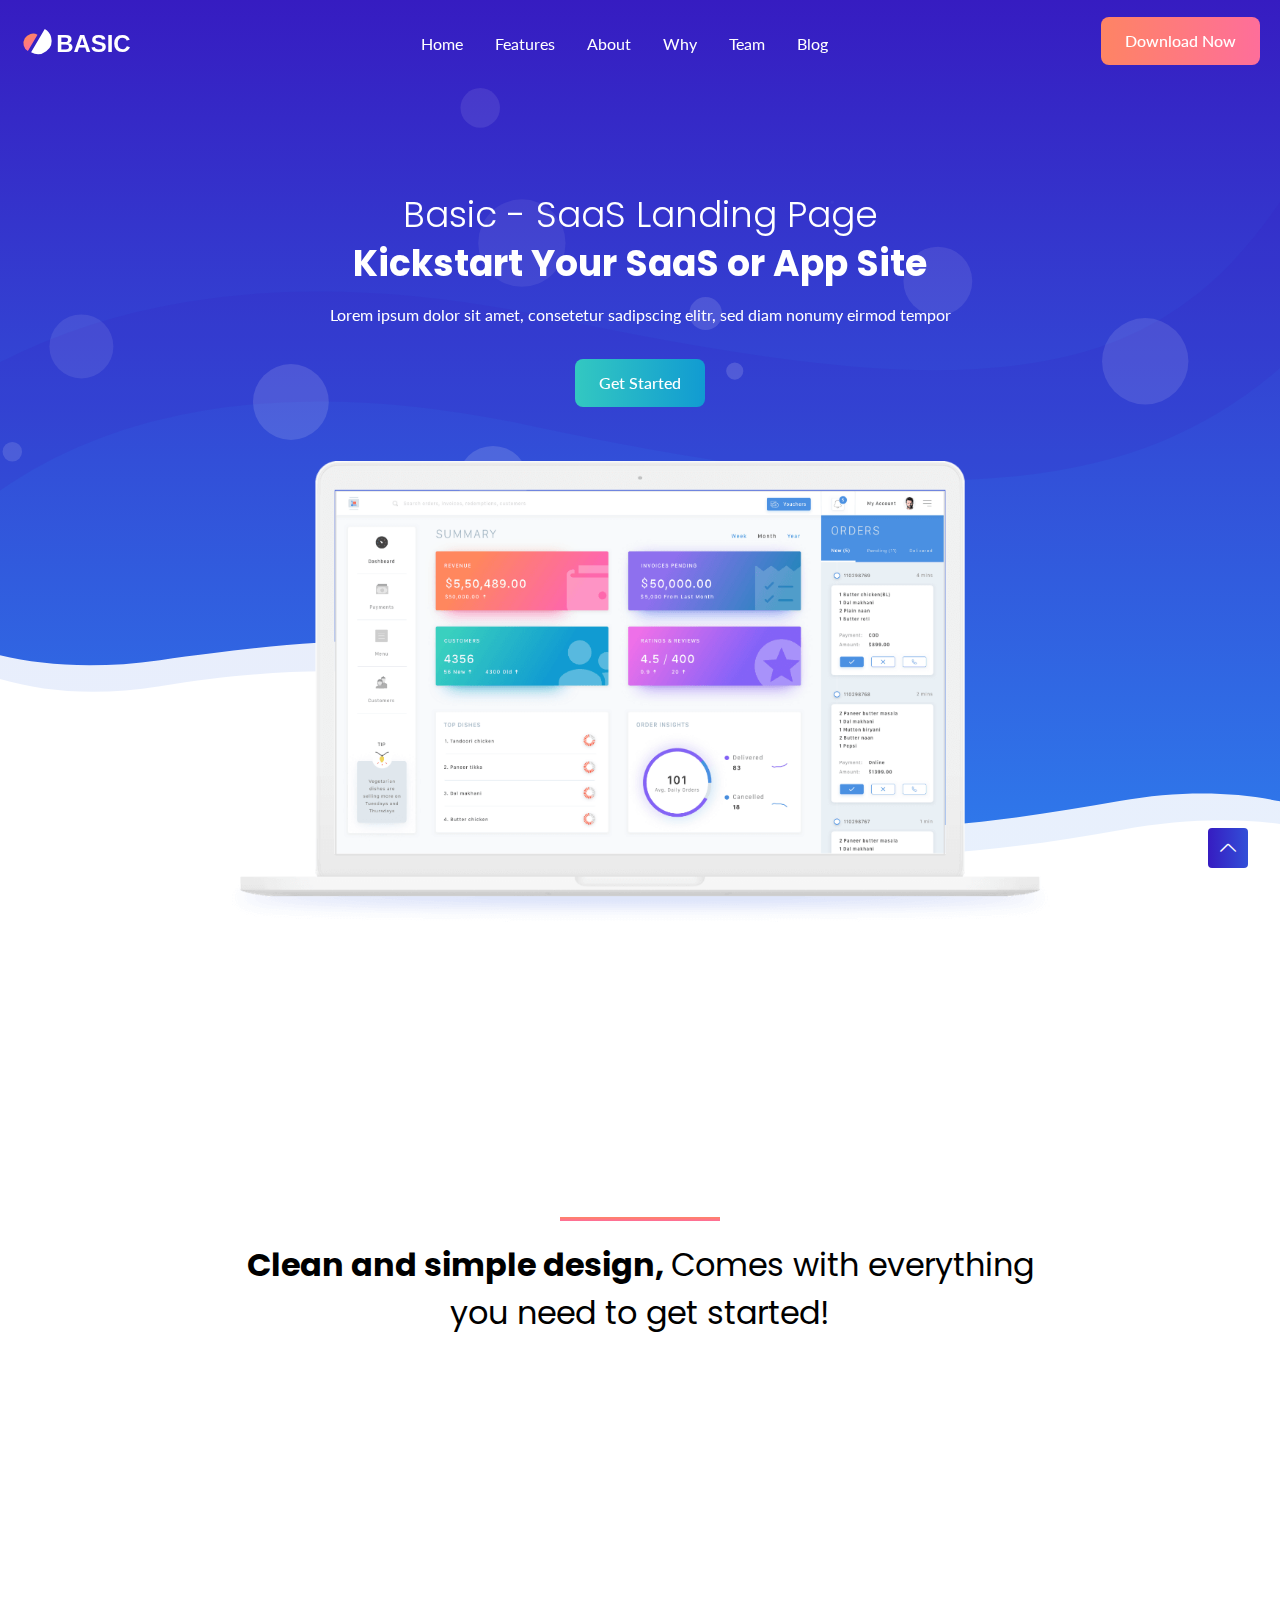
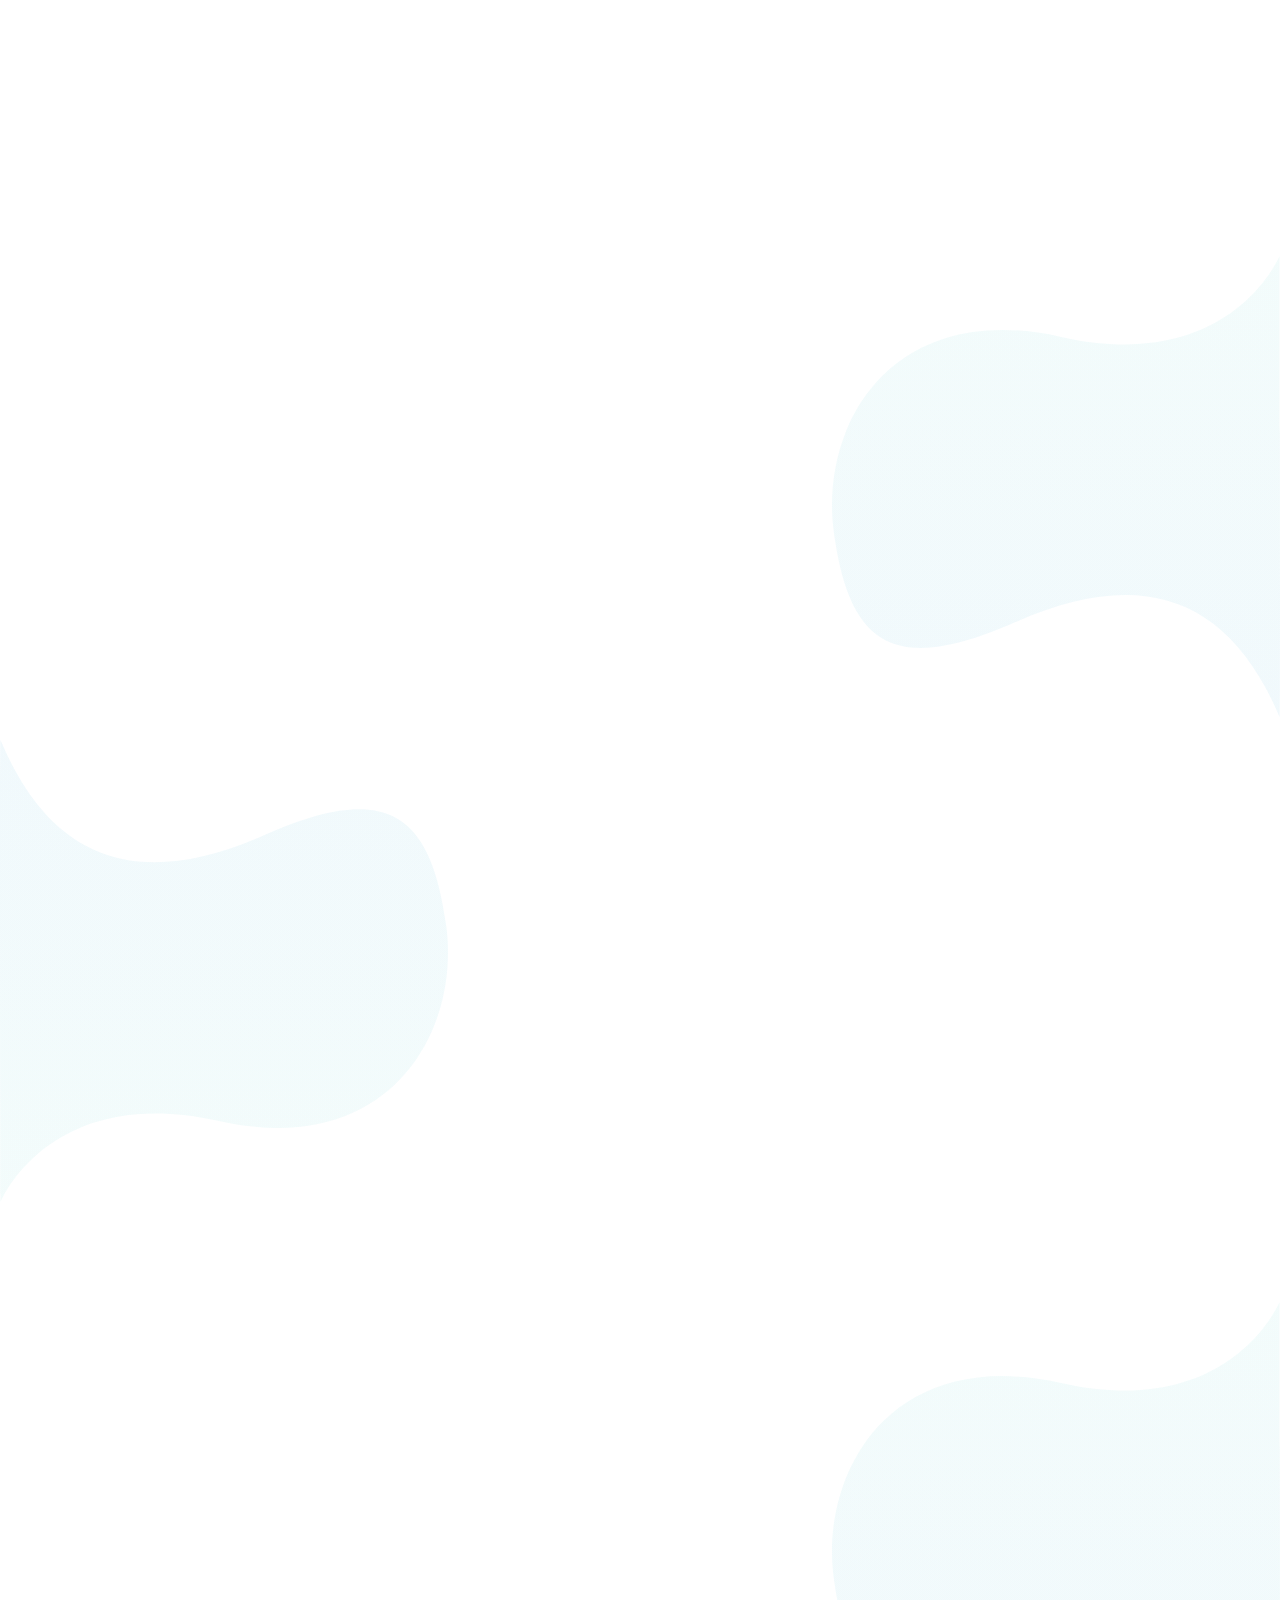
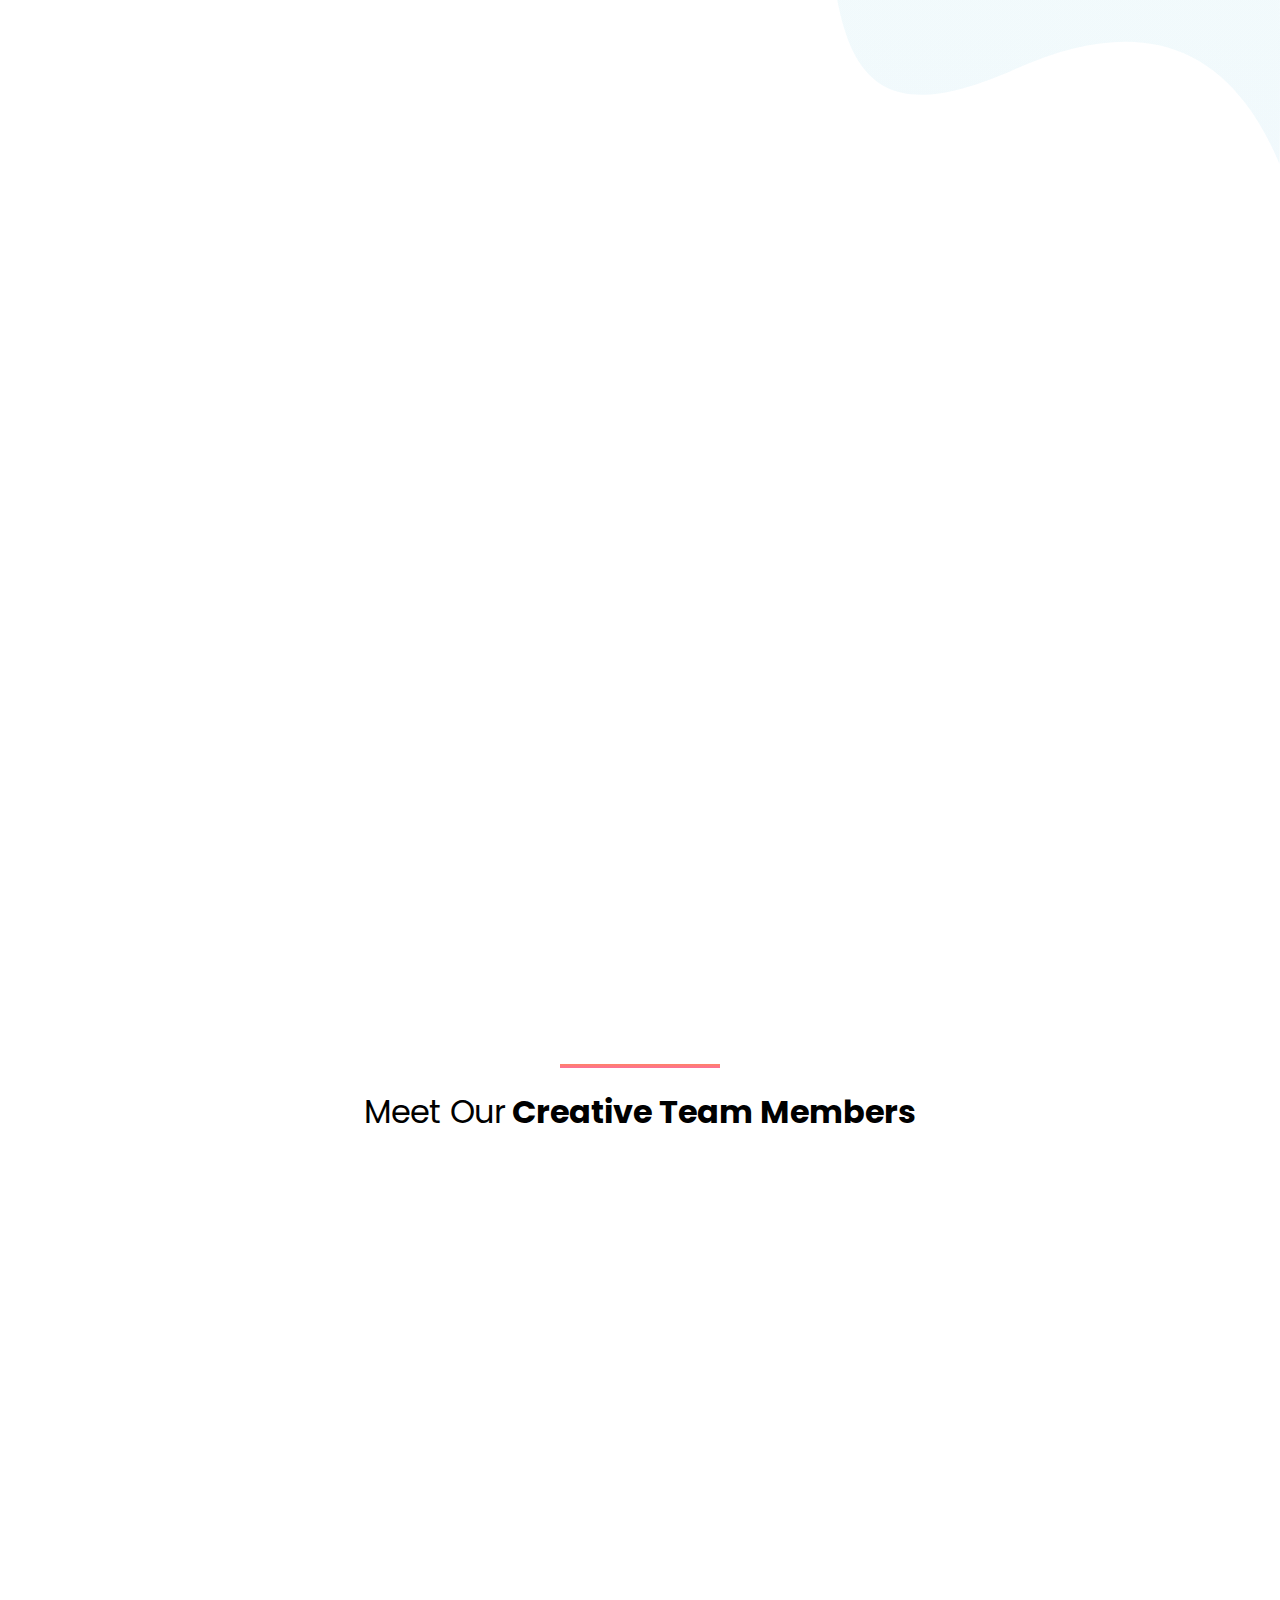
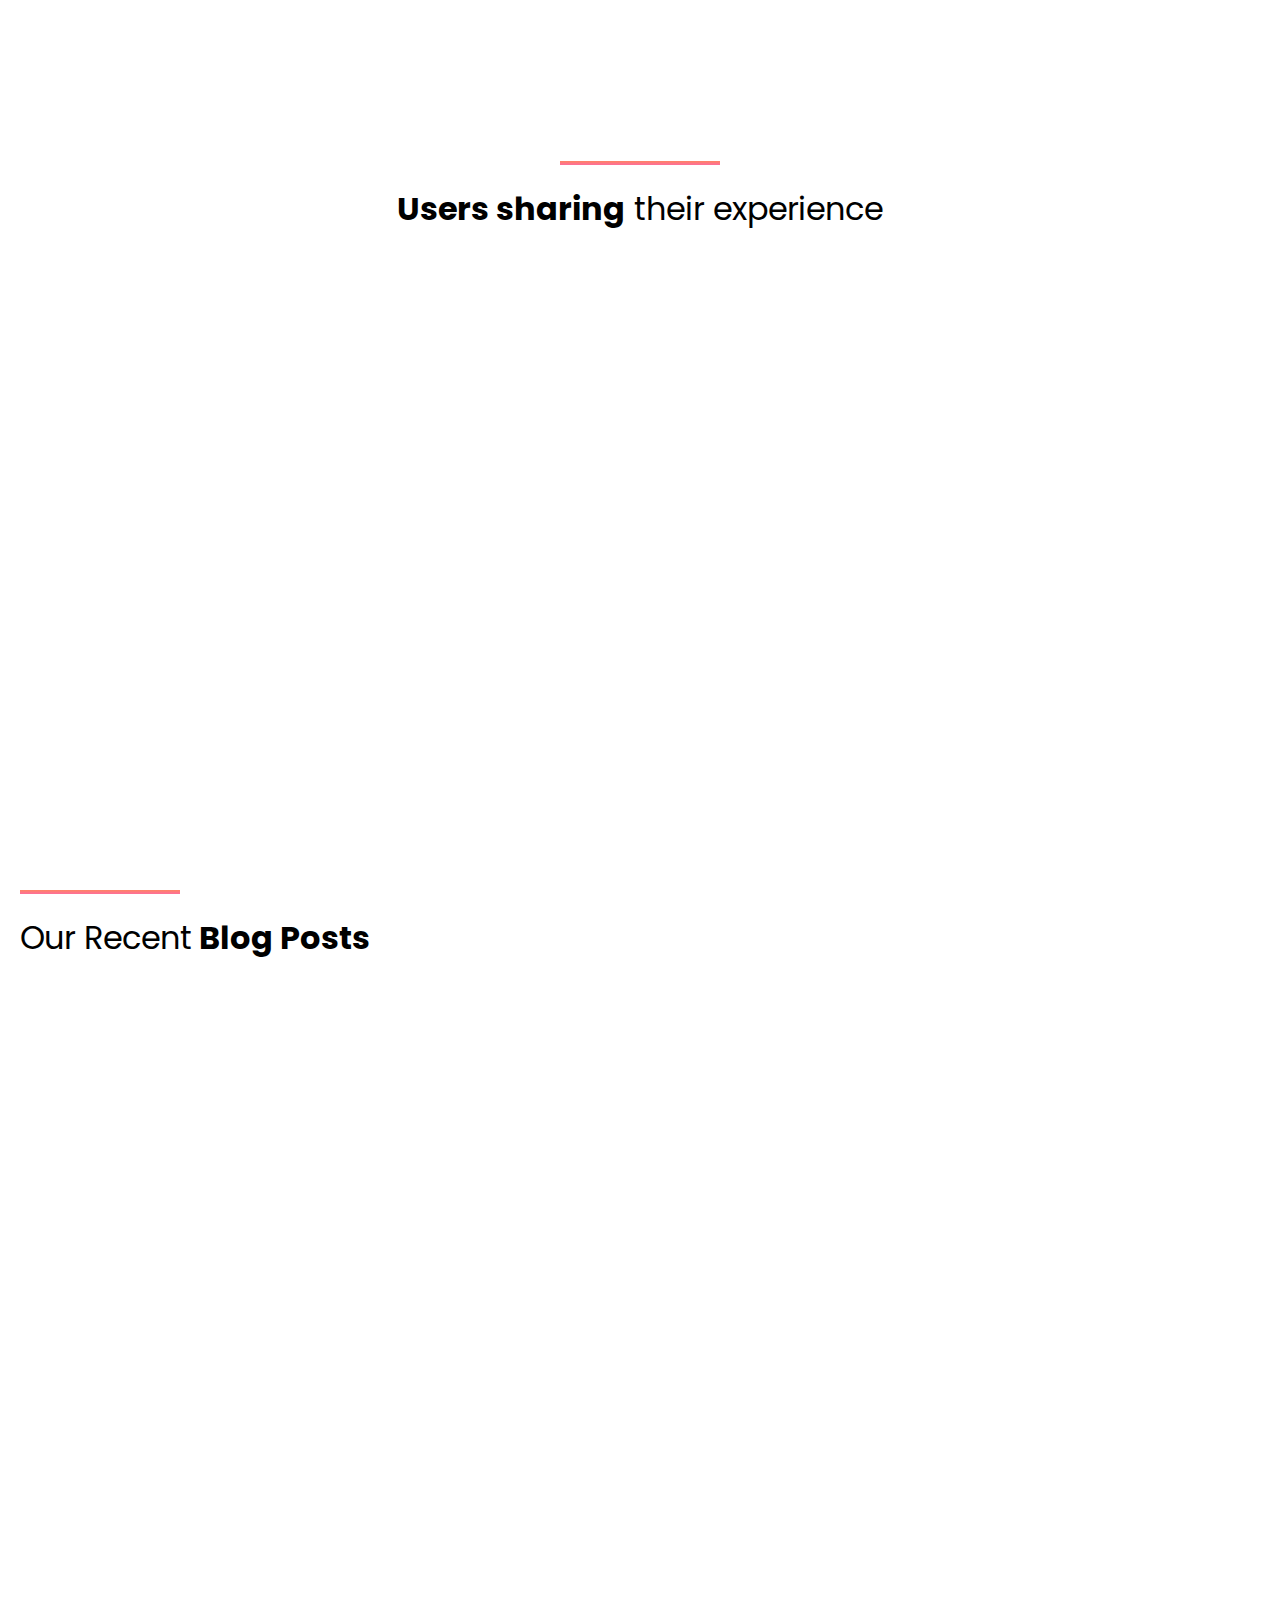
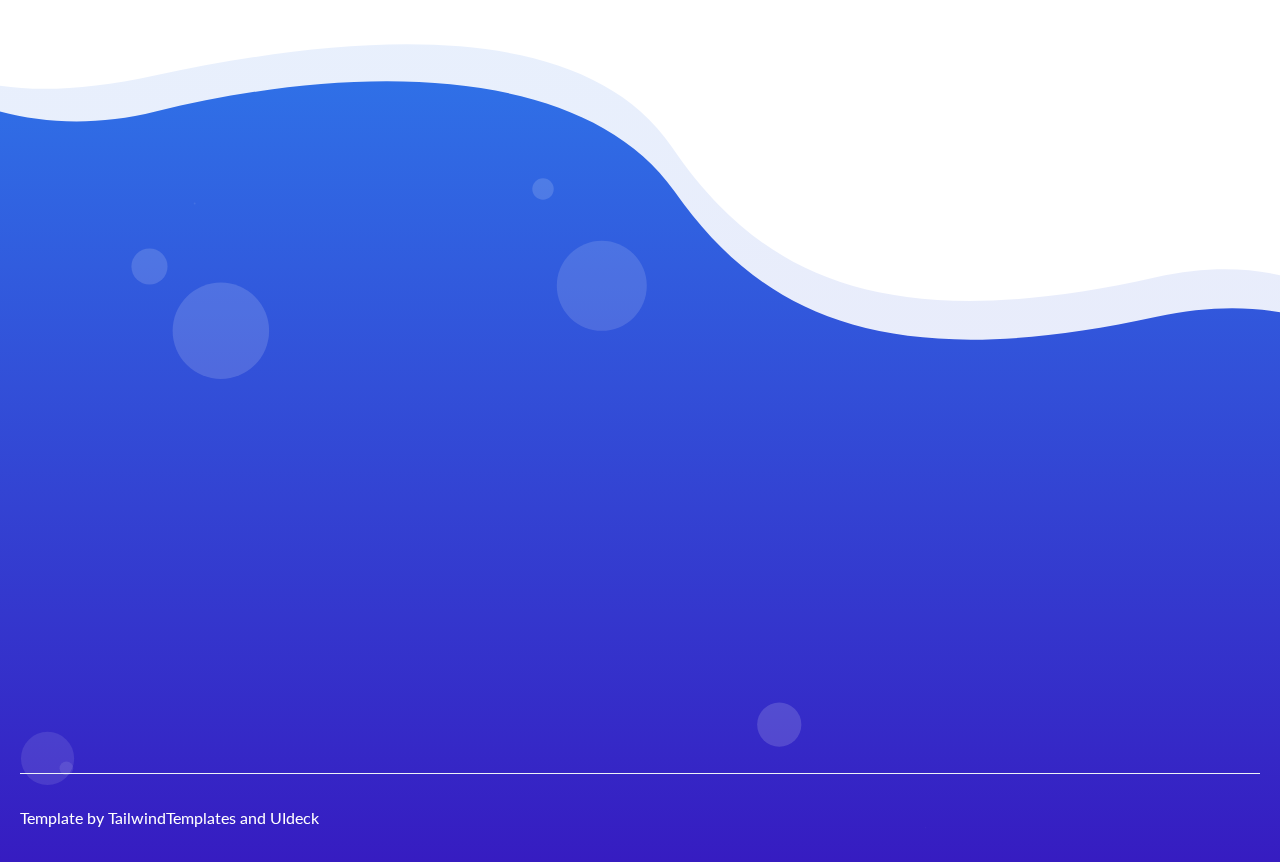
<file: index-2.html>
<!doctype html>
<html class="no-js" lang="en">


<!-- Mirrored from preview.tailwindtemplates.co/basic/index.html by HTTrack Website Copier/3.x [XR&CO'2014], Sat, 13 Apr 2024 16:21:10 GMT -->
<head>
    <meta charset="utf-8">
    
    <!--====== Title ======-->
    <title>Basic - Tailwind CSS Template</title>
    
    <meta name="description" content="">
    <meta name="viewport" content="width=device-width, initial-scale=1">

    <!--====== Favicon Icon ======-->
    <link rel="shortcut icon" href="assets/images/favicon.png" type="image/png">
        
    <!--====== Animate CSS ======-->
    <link rel="stylesheet" href="assets/css/animate.css">
        
    <!--====== Magnific Popup CSS ======-->
    <link rel="stylesheet" href="assets/css/magnific-popup.css">
        
    <!--====== Slick CSS ======-->
    <link rel="stylesheet" href="assets/css/slick.css">
        
    <!--====== Line Icons CSS ======-->
    <link rel="stylesheet" href="assets/css/LineIcons.2.0.css">
        
    
    <!--====== Style CSS ======-->
    <!-- <link rel="stylesheet" href="assets/css/style.css"> -->
    <link rel="stylesheet" href="assets/css/tailwind.css">
    
</head>

<body>
    <!--[if IE]>
    <p class="browserupgrade">You are using an <strong>outdated</strong> browser. Please <a href="https://browsehappy.com/">upgrade your browser</a> to improve your experience and security.</p>
  <![endif]-->    
   
   
    <!--====== PRELOADER PART START ======-->

    <div class="hidden preloader">
        <div class="loader">
            <div class="ytp-spinner">
                <div class="ytp-spinner-container">
                    <div class="ytp-spinner-rotator">
                        <div class="ytp-spinner-left">
                            <div class="ytp-spinner-circle"></div>
                        </div>
                        <div class="ytp-spinner-right">
                            <div class="ytp-spinner-circle"></div>
                        </div>
                    </div>
                </div>
            </div>
        </div>
    </div>

    <!--====== PRELOADER PART ENDS ======-->
    
    <!--====== HEADER PART START ======-->
    
    <header class="header-area">
        <div class="navbar-area">
            <div class="container relative">
                <div class="row">
                    <div class="w-full">
                        <nav class="flex items-center justify-between navbar navbar-expand-lg">
                            <a class="mr-4 navbar-brand" href="index-2.html">
                                <img src="assets/images/logo.svg" alt="Logo">
                            </a>
                            <button class="block navbar-toggler focus:outline-none lg:hidden" type="button" data-toggle="collapse" data-target="#navbarOne" aria-controls="navbarOne" aria-expanded="false" aria-label="Toggle navigation">
                                <span class="toggler-icon"></span>
                                <span class="toggler-icon"></span>
                                <span class="toggler-icon"></span>
                            </button>

                            <div class="absolute left-0 z-20 hidden w-full px-5 py-3 duration-300 bg-white shadow lg:w-auto collapse navbar-collapse lg:block top-100 mt-full lg:static lg:bg-transparent lg:shadow-none" id="navbarOne">
                                <ul id="nav" class="items-center content-start mr-auto lg:justify-end navbar-nav lg:flex">
                                    <li class="nav-item active">
                                        <a class="page-scroll" href="#home">Home</a>
                                    </li>
                                    <li class="nav-item">
                                        <a class="page-scroll" href="#features">Features</a>
                                    </li>
                                    <li class="nav-item">
                                        <a class="page-scroll" href="#about">About</a>
                                    </li>
                                    <li class="nav-item">
                                        <a class="page-scroll" href="#facts">Why</a>
                                    </li>
                                    <li class="nav-item">
                                        <a class="page-scroll" href="#team">Team</a>
                                    </li>
                                    <li class="nav-item">
                                        <a class="page-scroll" href="#blog">Blog</a>
                                    </li>
                                </ul>
                            </div> <!-- navbar collapse -->
                            
                            <div class="absolute right-0 hidden mt-2 mr-24 navbar-btn sm:inline-block lg:mt-0 lg:static lg:mr-0">
                                <a class="main-btn gradient-btn" data-scroll-nav="0" href="#" rel="nofollow">Download Now</a>
                            </div>
                        </nav> <!-- navbar -->
                    </div>
                </div> <!-- row -->
            </div> <!-- container -->
        </div> <!-- navbar area -->
        
        <div id="home" class="header-hero" style="background-image: url(assets/images/banner-bg.svg)">
            <div class="container">
                <div class="justify-center row">
                    <div class="w-full lg:w-2/3">
                        <div class="pt-32 mb-12 text-center lg:pt-48 header-hero-content">
                            <h3 class="text-4xl font-light leading-tight text-white header-sub-title wow fadeInUp" data-wow-duration="1.3s" data-wow-delay="0.2s">Basic - SaaS Landing Page</h3>
                            <h2 class="mb-3 text-4xl font-bold text-white header-title wow fadeInUp" data-wow-duration="1.3s" data-wow-delay="0.5s">Kickstart Your SaaS or App Site</h2>
                            <p class="mb-8 text-white text wow fadeInUp" data-wow-duration="1.3s" data-wow-delay="0.8s">Lorem ipsum dolor sit amet, consetetur sadipscing elitr, sed diam nonumy eirmod tempor</p>
                            <a href="#" class="main-btn gradient-btn gradient-btn-2 wow fadeInUp" data-wow-duration="1.3s" data-wow-delay="1.1s">Get Started</a>
                        </div> <!-- header hero content -->
                    </div>
                </div> <!-- row -->
                <div class="justify-center row">
                    <div class="w-full lg:w-2/3">
                        <div class="text-center header-hero-image wow fadeIn" data-wow-duration="1.3s" data-wow-delay="1.4s">
                            <img src="assets/images/header-hero.png" alt="hero">
                        </div> <!-- header hero image -->
                    </div>
                </div> <!-- row -->
            </div> <!-- container -->
            <div id="particles-1" class="particles"></div>
        </div> <!-- header hero -->
    </header>
    
    <!--====== HEADER PART ENDS ======-->
    
    <!--====== BRAMD PART START ======-->
    
    <div class="pt-24 brand-area">
        <div class="container">
            <div class="row">
                <div class="w-full">
                    <div class="items-center justify-center row lg:justify-between">
                        <div class="single-logo hover:opacity-100 wow fadeIn" data-wow-duration="1s" data-wow-delay="0.2s">
                            <img src="assets/images/brand-1.png" alt="brand">
                        </div> <!-- single logo -->
                        <div class="single-logo hover:opacity-100 wow fadeIn" data-wow-duration="1.5s" data-wow-delay="0.2s">
                            <img src="assets/images/brand-2.png" alt="brand">
                        </div> <!-- single logo -->
                        <div class="single-logo hover:opacity-100 wow fadeIn" data-wow-duration="1.5s" data-wow-delay="0.3s">
                            <img src="assets/images/brand-3.png" alt="brand">
                        </div> <!-- single logo -->
                        <div class="single-logo hover:opacity-100 wow fadeIn" data-wow-duration="1.5s" data-wow-delay="0.4s">
                            <img src="assets/images/brand-4.png" alt="brand">
                        </div> <!-- single logo -->
                        <div class="single-logo hover:opacity-100 wow fadeIn" data-wow-duration="1.5s" data-wow-delay="0.5s">
                            <img src="assets/images/brand-5.png" alt="brand">
                        </div> <!-- single logo -->
                    </div> <!-- brand logo -->
                </div>
            </div>   <!-- row -->
        </div> <!-- container -->
    </div>
    
    <!--====== BRAMD PART ENDS ======-->
    
    <!--====== SERVICES PART START ======-->
    
    <section id="features" class="services-area pt-120">
        <div class="container">
            <div class="justify-center row">
                <div class="w-full lg:w-2/3">
                    <div class="pb-10 text-center section-title">
                        <div class="m-auto line"></div>
                        <h3 class="title">Clean and simple design, <span> Comes with everything you need to get started!</span></h3>
                    </div> <!-- section title -->
                </div>
            </div> <!-- row -->
            <div class="justify-center row">
                <div class="w-full sm:w-2/3 lg:w-1/3">
                    <div class="single-services wow fadeIn" data-wow-duration="1s" data-wow-delay="0.2s">
                        <div class="services-icon">
                            <img class="shape" src="assets/images/services-shape.svg" alt="shape">
                            <img class="shape-1" src="assets/images/services-shape-1.svg" alt="shape">
                            <i class="lni lni-baloon"></i>
                        </div>
                        <div class="mt-8 services-content">
                            <h4 class="mb-8 text-xl font-bold text-gray-900">Clean</h4>
                            <p class="mb-8">Lorem ipsum dolor sit amet,consetetur sadipscing elitr, seddiam nonu eirmod tempor invidunt labore.</p>
                            <a class="duration-300 hover:text-theme-color" href="javascript:void(0)">Learn More <i class="ml-2 lni lni-chevron-right"></i></a>
                        </div>
                    </div> <!-- single services -->
                </div>
                <div class="w-full sm:w-2/3 lg:w-1/3">
                    <div class="mt-8 text-center single-services wow fadeIn" data-wow-duration="1s" data-wow-delay="0.5s">
                        <div class="services-icon">
                            <img class="shape" src="assets/images/services-shape.svg" alt="shape">
                            <img class="shape-1" src="assets/images/services-shape-2.svg" alt="shape">
                            <i class="lni lni-cog"></i>
                        </div>
                        <div class="mt-8 services-content">
                            <h4 class="mb-8 text-xl font-bold text-gray-900">Robust</h4>
                            <p class="mb-8">Lorem ipsum dolor sit amet,consetetur sadipscing elitr, seddiam nonu eirmod tempor invidunt labore.</p>
                            <a class="duration-300 hover:text-theme-color" href="javascript:void(0)">Learn More <i class="ml-2 lni lni-chevron-right"></i></a>
                        </div>
                    </div> <!-- single services -->
                </div>
                <div class="w-full sm:w-2/3 lg:w-1/3">
                    <div class="mt-8 text-center single-services wow fadeIn" data-wow-duration="1s" data-wow-delay="0.8s">
                        <div class="services-icon">
                            <img class="shape" src="assets/images/services-shape.svg" alt="shape">
                            <img class="shape-1" src="assets/images/services-shape-3.svg" alt="shape">
                            <i class="lni lni-bolt-alt"></i>
                        </div>
                        <div class="mt-8 services-content">
                            <h4 class="mb-8 text-xl font-bold text-gray-900">Powerful</h4>
                            <p class="mb-8">Lorem ipsum dolor sit amet,consetetur sadipscing elitr, seddiam nonu eirmod tempor invidunt labore.</p>
                            <a class="duration-300 hover:text-theme-color" href="javascript:void(0)">Learn More <i class="ml-2 lni lni-chevron-right"></i></a>
                        </div>
                    </div> <!-- single services -->
                </div>
            </div> <!-- row -->
        </div> <!-- container -->
    </section>
    
    <!--====== SERVICES PART ENDS ======-->
    
    <!--====== ABOUT PART START ======-->
    
    <section id="about" class="relative pt-20 about-area">
        <div class="container">
            <div class="row">
                <div class="w-full lg:w-1/2">
                    <div class="mx-4 mt-12 about-content wow fadeInLeftBig" data-wow-duration="1s" data-wow-delay="0.5s">
                        <div class="mb-4 section-title">
                            <div class="line"></div>
                            <h3 class="title">Quick & Easy <span>to Use Tailwind Template</span></h3>
                        </div> <!-- section title -->
                        <p class="mb-8">Lorem ipsum dolor sit amet, consetetur sadipscing elitr, seiam nonumy eirmod tempor invidunt ut labore et dolore magna aliquyam erat, sed diam voluptua. At vero eos et accusam et justo duo dolores et ea rebum. Stet clita kasd gubergren, no sea takimata sanctus est Lorem ipsum dolor sit amet. Lorem ipsum dolor sit amet, consetetur sadipscing.</p>
                        <a href="javascript:void(0)" class="main-btn gradient-btn">Try it Free</a>
                    </div> <!-- about content -->
                </div>
                <div class="w-full lg:w-1/2">
                    <div class="mx-4 mt-12 text-center about-image wow fadeInRightBig" data-wow-duration="1s" data-wow-delay="0.5s">
                        <img src="assets/images/about1.svg" alt="about">
                    </div> <!-- about image -->
                </div>
            </div> <!-- row -->
        </div> <!-- container -->
        <div class="about-shape-1">
            <img src="assets/images/about-shape-1.svg" alt="shape">
        </div>
    </section>
    
    <!--====== ABOUT PART ENDS ======-->
    
    <!--====== ABOUT PART START ======-->
    
    <section class="relative pt-20 about-area">
        <div class="about-shape-2">
            <img src="assets/images/about-shape-2.svg" alt="shape">
        </div>
        <div class="container">
            <div class="row">
                <div class="w-full lg:w-1/2 lg:order-last">
                    <div class="mx-4 mt-12 about-content wow fadeInLeftBig" data-wow-duration="1s" data-wow-delay="0.5s">
                        <div class="mb-4 section-title">
                            <div class="line"></div>
                            <h3 class="title">Modern design <span> with Essential Features</span></h3>
                        </div> <!-- section title -->
                        <p class="mb-8">Lorem ipsum dolor sit amet, consetetur sadipscing elitr, seiam nonumy eirmod tempor invidunt ut labore et dolore magna aliquyam erat, sed diam voluptua. At vero eos et accusam et justo duo dolores et ea rebum. Stet clita kasd gubergren, no sea takimata sanctus est Lorem ipsum dolor sit amet. Lorem ipsum dolor sit amet, consetetur sadipscing.</p>
                        <a href="javascript:void(0)" class="main-btn gradient-btn">Try it Free</a>
                    </div> <!-- about content -->
                </div>
                <div class="w-full lg:w-1/2 lg:order-first">
                    <div class="mx-4 mt-12 text-center about-image wow fadeInRightBig" data-wow-duration="1s" data-wow-delay="0.5s">
                        <img src="assets/images/about2.svg" alt="about">
                    </div> <!-- about image -->
                </div>
            </div> <!-- row -->
        </div> <!-- container -->
    </section>


    <!--====== ABOUT PART START ======-->
    
    <section class="relative pt-20 about-area">
        <div class="container">
            <div class="row">
                <div class="w-full lg:w-1/2">
                    <div class="mx-4 mt-12 about-content wow fadeInLeftBig" data-wow-duration="1s" data-wow-delay="0.5s">
                        <div class="mb-4 section-title">
                            <div class="line"></div>
                            <h3 class="title"><span>Crafted for</span> SaaS, App and Software Landing Page</h3>
                        </div> <!-- section title -->
                        <p class="mb-8">Lorem ipsum dolor sit amet, consetetur sadipscing elitr, seiam nonumy eirmod tempor invidunt ut labore et dolore magna aliquyam erat, sed diam voluptua. At vero eos et accusam et justo duo dolores et ea rebum. Stet clita kasd gubergren, no sea takimata sanctus est Lorem ipsum dolor sit amet. Lorem ipsum dolor sit amet, consetetur sadipscing.</p>
                        <a href="javascript:void(0)" class="main-btn gradient-btn">Try it Free</a>
                    </div> <!-- about content -->
                </div>
                <div class="w-full lg:w-1/2">
                    <div class="mx-4 mt-12 text-center about-image wow fadeInRightBig" data-wow-duration="1s" data-wow-delay="0.5s">
                        <img src="assets/images/about3.svg" alt="about">
                    </div> <!-- about image -->
                </div>
            </div> <!-- row -->
        </div> <!-- container -->
        <div class="about-shape-1">
            <img src="assets/images/about-shape-1.svg" alt="shape">
        </div>
    </section>
    
    <!--====== ABOUT PART ENDS ======-->

    
    <!--====== ABOUT PART ENDS ======-->
    
    <!--====== VIDEO COUNTER PART START ======-->
    
    <section id="facts" class="pt-20 video-counter">
        <div class="container">
            <div class="row">
                <div class="w-full lg:w-1/2">
                    <div class="relative pb-8 mt-12 video-content wow fadeIn" data-wow-duration="1s" data-wow-delay="0.5s">
                        <img class="absolute bottom-0 left-0 -ml-8 dots" src="assets/images/dots.svg" alt="dots">
                        <div class="relative mr-6 rounded-lg shadow-md video-wrapper">
                            <div class="video-image">
                                <img src="assets/images/video.png" alt="video">
                            </div>
                            <div class="absolute top-0 left-0 flex items-center justify-center w-full h-full bg-blue-900 bg-opacity-25 rounded-lg video-icon">
                                <a href="https://www.youtube.com/watch?v=r44RKWyfcFw" class="video-popup"><i class="lni lni-play"></i></a>
                            </div>
                        </div> <!-- video wrapper -->
                    </div> <!-- video content -->
                </div>
                <div class="w-full lg:w-1/2">
                    <div class="pl-0 mt-12 counter-wrapper lg:pl-16 wow fadeIn" data-wow-duration="1s" data-wow-delay="0.8s">
                        <div class="counter-content">
                            <div class="mb-8 section-title">
                                <div class="line"></div>
                                <h3 class="title">Cool facts <span> about this app</span></h3>
                            </div> <!-- section title -->
                            <p class="text">Lorem ipsum dolor sit amet, consetetur sadipscing elitr, seiam nonumy eirmod tempor invidunt ut labore et dolore magna aliquyam erat, sed diam voluptua.</p>
                        </div> <!-- counter content -->
                        <div class="row no-gutters">
                            <div class="flex items-center justify-center single-counter counter-color-1">
                                <div class="text-center counter-items">
                                    <span class="text-2xl font-bold text-white"><span class="counter">125</span>K</span>
                                    <p class="text-white">Downloads</p>
                                </div>
                            </div> <!-- single counter -->
                            <div class="flex items-center justify-center single-counter counter-color-2">
                                <div class="text-center counter-items">
                                    <span class="text-2xl font-bold text-white"><span class="counter">87</span>K</span>
                                    <p class="text-white">Active Users</p>
                                </div>
                            </div> <!-- single counter -->
                            <div class="flex items-center justify-center single-counter counter-color-3">
                                <div class="text-center counter-items">
                                    <span class="text-2xl font-bold text-white"><span class="counter">4.8</span></span>
                                    <p class="text-white">User Rating</p>
                                </div>
                            </div> <!-- single counter -->
                        </div> <!-- row -->
                    </div> <!-- counter wrapper -->
                </div>
            </div> <!-- row -->
        </div> <!-- container -->
    </section>
    
    <!--====== VIDEO COUNTER PART ENDS ======-->
    
    <!--====== TEAM PART START ======-->
    
    <section id="team" class="team-area pt-120">
        <div class="container">
            <div class="justify-center row">
                <div class="w-full lg:w-2/3">
                    <div class="pb-8 text-center section-title">
                        <div class="m-auto line"></div>
                        <h3 class="title"><span>Meet Our</span> Creative Team Members</h3>
                    </div> <!-- section title -->
                </div>
            </div> <!-- row -->
            <div class="justify-center row">
                <div class="w-full sm:w-2/3 lg:w-1/3">
                    <div class="mt-8 text-center single-team wow fadeIn" data-wow-duration="1s" data-wow-delay="0.2s">
                        <div class="relative team-image">
                            <img class="w-full" src="assets/images/team-1.png" alt="Team">
                            <div class="team-social">
                                <ul>
                                    <li><a href="javascript:void(0)"><i class="lni lni-facebook-filled"></i></a></li>
                                    <li><a href="javascript:void(0)"><i class="lni lni-twitter-filled"></i></a></li>
                                    <li><a href="javascript:void(0)"><i class="lni lni-instagram-filled"></i></a></li>
                                    <li><a href="javascript:void(0)"><i class="lni lni-linkedin-original"></i></a></li>
                                </ul>
                            </div>
                        </div>
                        <div class="p-8">
                            <h5 class="mb-1 text-xl font-bold text-gray-900">Isabela Moreira</h5>
                            <p>Founder and CEO</p>
                        </div>
                    </div> <!-- single team -->
                </div>
                <div class="w-full sm:w-2/3 lg:w-1/3">
                    <div class="mt-8 text-center single-team wow fadeIn" data-wow-duration="1s" data-wow-delay="0.5s">
                        <div class="relative team-image">
                            <img class="w-full" src="assets/images/team-2.png" alt="Team">
                            <div class="team-social">
                                <ul>
                                    <li><a href="javascript:void(0)"><i class="lni lni-facebook-filled"></i></a></li>
                                    <li><a href="javascript:void(0)"><i class="lni lni-twitter-filled"></i></a></li>
                                    <li><a href="javascript:void(0)"><i class="lni lni-instagram-filled"></i></a></li>
                                    <li><a href="javascript:void(0)"><i class="lni lni-linkedin-original"></i></a></li>
                                </ul>
                            </div>
                        </div>
                        <div class="p-8">
                            <h5 class="mb-1 text-xl font-bold text-gray-900">Elon Musk</h5>
                            <p>Sr. Software Engineer</p>
                        </div>
                    </div> <!-- single team -->
                </div>
                <div class="w-full sm:w-2/3 lg:w-1/3">
                    <div class="mt-8 text-center single-team wow fadeIn" data-wow-duration="1s" data-wow-delay="0.8s">
                        <div class="relative team-image">
                            <img class="w-full" src="assets/images/team-3.png" alt="Team">
                            <div class="team-social">
                                <ul>
                                    <li><a href="javascript:void(0)"><i class="lni lni-facebook-filled"></i></a></li>
                                    <li><a href="javascript:void(0)"><i class="lni lni-twitter-filled"></i></a></li>
                                    <li><a href="javascript:void(0)"><i class="lni lni-instagram-filled"></i></a></li>
                                    <li><a href="javascript:void(0)"><i class="lni lni-linkedin-original"></i></a></li>
                                </ul>
                            </div>
                        </div>
                        <div class="p-8">
                            <h5 class="mb-1 text-xl font-bold text-gray-900">Fiona Smith</h5>
                            <p>Business Development Manager</p>
                        </div>
                    </div> <!-- single team -->
                </div>
            </div> <!-- row -->
        </div> <!-- container -->
    </section>
    
    <!--====== TEAM PART ENDS ======-->
    
    <!--====== TESTIMONIAL PART START ======-->
    
    <section id="testimonial" class="testimonial-area pt-120">
        <div class="container">
            <div class="justify-center row">
                <div class="w-full lg:w-2/3">
                    <div class="pb-10 text-center section-title">
                        <div class="m-auto line"></div>
                        <h3 class="title">Users sharing<span> their experience</span></h3>
                    </div> <!-- section title -->
                </div>
            </div> <!-- row -->
            <div class="row testimonial-active wow fadeInUpBig" data-wow-duration="1s" data-wow-delay="0.8s">
                <div class="w-full lg:w-1/3">
                    <div class="single-testimonial">
                        <div class="flex items-center justify-between mb-6">
                            <div class="quota">
                                <i class="text-4xl duration-300 lni lni-quotation text-theme-color"></i>
                            </div>
                            <div class="star">
                                <ul class="flex">
                                    <li><i class="lni lni-star-filled text-theme-color-2"></i></li>
                                    <li><i class="lni lni-star-filled text-theme-color-2"></i></li>
                                    <li><i class="lni lni-star-filled text-theme-color-2"></i></li>
                                    <li><i class="lni lni-star-filled text-theme-color-2"></i></li>
                                    <li><i class="lni lni-star-filled text-theme-color-2"></i></li>
                                </ul>
                            </div>
                        </div>
                        <div class="mb-8">
                            <p>Lorem ipsum dolor sit amet,consetetur sadipscing elitr, seddiam nonu eirmod tempor invidunt labore.Lorem ipsum dolor sit amet,consetetur sadipscing elitr, seddiam nonu.</p>
                        </div>
                        <div class="flex items-center testimonial-author">
                            <div class="relative author-image">
                                <img class="shape" src="assets/images/textimonial-shape.svg" alt="shape">
                                <img class="author" src="assets/images/author-1.png" alt="author">
                            </div>
                            <div class="author-content media-body">
                                <h6 class="mb-1 text-xl font-bold text-gray-900">Jenny Deo</h6>
                                <p>CEO, SpaceX</p>
                            </div>
                        </div>
                    </div> <!-- single testimonial -->
                </div>
                <div class="col-lg-4">
                    <div class="single-testimonial">
                        <div class="flex items-center justify-between mb-6">
                            <div class="quota">
                                <i class="text-4xl duration-300 lni lni-quotation text-theme-color"></i>
                            </div>
                            <div class="star">
                                <ul class="flex">
                                    <li><i class="lni lni-star-filled text-theme-color-2"></i></li>
                                    <li><i class="lni lni-star-filled text-theme-color-2"></i></li>
                                    <li><i class="lni lni-star-filled text-theme-color-2"></i></li>
                                    <li><i class="lni lni-star-filled text-theme-color-2"></i></li>
                                    <li><i class="lni lni-star-filled text-theme-color-2"></i></li>
                                </ul>
                            </div>
                        </div>
                        <div class="mb-8">
                            <p>Lorem ipsum dolor sit amet,consetetur sadipscing elitr, seddiam nonu eirmod tempor invidunt labore.Lorem ipsum dolor sit amet,consetetur sadipscing elitr, seddiam nonu.</p>
                        </div>
                        <div class="flex items-center testimonial-author">
                            <div class="relative author-image">
                                <img class="shape" src="assets/images/textimonial-shape.svg" alt="shape">
                                <img class="author" src="assets/images/author-2.png" alt="author">
                            </div>
                            <div class="author-content media-body">
                                <h6 class="mb-1 text-xl font-bold text-gray-900">Marjin Otte</h6>
                                <p>UX Specialist, Yoast</p>
                            </div>
                        </div>
                    </div> <!-- single testimonial -->
                </div>
                <div class="col-lg-4">
                    <div class="single-testimonial">
                        <div class="flex items-center justify-between mb-6">
                            <div class="quota">
                                <i class="text-4xl duration-300 lni lni-quotation text-theme-color"></i>
                            </div>
                            <div class="star">
                                <ul class="flex">
                                    <li><i class="lni lni-star-filled text-theme-color-2"></i></li>
                                    <li><i class="lni lni-star-filled text-theme-color-2"></i></li>
                                    <li><i class="lni lni-star-filled text-theme-color-2"></i></li>
                                    <li><i class="lni lni-star-filled text-theme-color-2"></i></li>
                                    <li><i class="lni lni-star-filled text-theme-color-2"></i></li>
                                </ul>
                            </div>
                        </div>
                        <div class="mb-8">
                            <p>Lorem ipsum dolor sit amet,consetetur sadipscing elitr, seddiam nonu eirmod tempor invidunt labore.Lorem ipsum dolor sit amet,consetetur sadipscing elitr, seddiam nonu.</p>
                        </div>
                        <div class="flex items-center testimonial-author">
                            <div class="relative author-image">
                                <img class="shape" src="assets/images/textimonial-shape.svg" alt="shape">
                                <img class="author" src="assets/images/author-3.png" alt="author">
                            </div>
                            <div class="author-content media-body">
                                <h6 class="mb-1 text-xl font-bold text-gray-900">David Smith</h6>
                                <p>CTO, Alphabet</p>
                            </div>
                        </div>
                    </div> <!-- single testimonial -->
                </div>
                <div class="col-lg-4">
                    <div class="single-testimonial">
                        <div class="flex items-center justify-between mb-6">
                            <div class="quota">
                                <i class="text-4xl duration-300 lni lni-quotation text-theme-color"></i>
                            </div>
                            <div class="star">
                                <ul class="flex">
                                    <li><i class="lni lni-star-filled text-theme-color-2"></i></li>
                                    <li><i class="lni lni-star-filled text-theme-color-2"></i></li>
                                    <li><i class="lni lni-star-filled text-theme-color-2"></i></li>
                                    <li><i class="lni lni-star-filled text-theme-color-2"></i></li>
                                    <li><i class="lni lni-star-filled text-theme-color-2"></i></li>
                                </ul>
                            </div>
                        </div>
                        <div class="mb-8">
                            <p>Lorem ipsum dolor sit amet,consetetur sadipscing elitr, seddiam nonu eirmod tempor invidunt labore.Lorem ipsum dolor sit amet,consetetur sadipscing elitr, seddiam nonu.</p>
                        </div>
                        <div class="flex items-center testimonial-author">
                            <div class="relative author-image">
                                <img class="shape" src="assets/images/textimonial-shape.svg" alt="shape">
                                <img class="author" src="assets/images/author-2.png" alt="author">
                            </div>
                            <div class="author-content media-body">
                                <h6 class="mb-1 text-xl font-bold text-gray-900">Fajar Siddiq</h6>
                                <p>COO, MakerFlix</p>
                            </div>
                        </div>
                    </div> <!-- single testimonial -->
                </div>
            </div> <!-- row -->
        </div> <!-- container -->
    </section>
    
    <!--====== TESTIMONIAL PART ENDS ======-->
    
    <!--====== BLOG PART START ======-->
    
    <section id="blog" class="blog-area pt-120">
        <div class="container">
            <div class="row">
                <div class="w-full lg:w-1/2">
                    <div class="pb-8 section-title">
                        <div class="line"></div>
                        <h3 class="title"><span>Our Recent</span> Blog Posts</h3>
                    </div> <!-- section title -->
                </div>
            </div> <!-- row -->
            <div class="justify-center row">
                <div class="w-full md:w-2/3 lg:w-1/3">
                    <div class="mx-4 mt-10 single-blog wow fadeIn" data-wow-duration="1s" data-wow-delay="0.2s">
                        <div class="mb-5 overflow-hidden blog-image rounded-xl">
                            <img class="w-full" src="assets/images/blog-1.jpg" alt="blog">
                        </div>
                        <div class="blog-content">
                            <ul class="flex mb-5 meta">
                                <li>Posted By: <a href="javascript:void(0)">Admin</a></li>
                                <li class="ml-12">03 June, 2023</li>
                            </ul>
                            <p class="mb-6 text-2xl leading-snug text-gray-900">Lorem ipsuamet conset sadips cing elitr seddiam nonu eirmod tempor invidunt labore.</p>
                            <a class="text-theme-color-2" href="javascript:void(0)">
                                Learn More
                                <i class="ml-2 lni lni-chevron-right"></i>
                            </a>
                        </div>
                    </div> <!-- single blog -->
                </div> 
                <div class="w-full md:w-2/3 lg:w-1/3">
                    <div class="mx-4 mt-10 single-blog wow fadeIn" data-wow-duration="1s" data-wow-delay="0.5s">
                        <div class="mb-5 overflow-hidden blog-image rounded-xl">
                            <img class="w-full" src="assets/images/blog-2.jpg" alt="blog">
                        </div>
                        <div class="blog-content">
                            <ul class="flex mb-5 meta">
                                <li>Posted By: <a href="javascript:void(0)">Admin</a></li>
                                <li class="ml-12">03 June, 2023</li>
                            </ul>
                            <p class="mb-6 text-2xl leading-snug text-gray-900">Lorem ipsuamet conset sadips cing elitr seddiam nonu eirmod tempor invidunt labore.</p>
                            <a class="text-theme-color-2" href="javascript:void(0)">
                                Learn More
                                <i class="ml-2 lni lni-chevron-right"></i>
                            </a>
                        </div>
                    </div> <!-- single blog -->
                </div> 
                <div class="w-full md:w-2/3 lg:w-1/3">
                    <div class="mx-4 mt-10 single-blog wow fadeIn" data-wow-duration="1s" data-wow-delay="0.8s">
                        <div class="mb-5 overflow-hidden blog-image rounded-xl">
                            <img class="w-full" src="assets/images/blog-3.jpg" alt="blog">
                        </div>
                        <div class="blog-content">
                            <ul class="flex mb-5 meta">
                                <li>Posted By: <a href="javascript:void(0)">Admin</a></li>
                                <li class="ml-12">03 June, 2023</li>
                            </ul>
                            <p class="mb-6 text-2xl leading-snug text-gray-900">Lorem ipsuamet conset sadips cing elitr seddiam nonu eirmod tempor invidunt labore.</p>
                            <a class="text-theme-color-2" href="javascript:void(0)">
                                Learn More 
                                <i class="ml-2 lni lni-chevron-right"></i>
                            </a>
                        </div>
                    </div> <!-- single blog -->
                </div> 
            </div> <!-- row -->
        </div> <!-- container -->
    </section>
    
    <!--====== BLOG PART ENDS ======-->
    
    <!--====== FOOTER PART START ======-->
    
    <footer id="footer" class="relative z-10 footer-area pt-120">
        <div class="footer-bg" style="background-image: url(assets/images/footer-bg.svg);"></div>
        <div class="container">
            <div class="px-6 pt-10 pb-20 mb-12 bg-white rounded-lg shadow-xl md:px-12 subscribe-area wow fadeIn" data-wow-duration="1s" data-wow-delay="0.5s">
                <div class="row">
                    <div class="w-full lg:w-1/2">
                        <div class="lg:mt-12 subscribe-content">
                            <h2 class="text-2xl font-bold sm:text-4xl subscribe-title">
                                Subscribe Our Newsletter 
                                <span class="block font-normal">get reguler updates</span>
                            </h2>
                        </div>
                    </div>
                    <div class="w-full lg:w-1/2">
                        <div class="mt-12 subscribe-form">
                            <form action="#" class="relative focus:outline-none">
                                <input type="email" placeholder="Enter eamil" class="w-full py-4 pl-6 pr-40 duration-300 border-2 rounded focus:border-theme-color focus:outline-none">
                                <button class="main-btn gradient-btn">Subscribe</button>
                            </form>
                        </div>
                    </div>
                </div> <!-- row -->
            </div> <!-- subscribe area -->
            <div class="footer-widget pb-120">
                <div class="row">
                    <div class="w-4/5 md:w-3/5 lg:w-2/6">
                        <div class="mt-12 footer-about wow fadeIn" data-wow-duration="1s" data-wow-delay="0.2s">
                            <a class="inline-block mb-8 logo" href="index-2.html">
                                <img src="assets/images/logo.svg" alt="logo" class="w-40">
                            </a>
                            <p class="pb-10 pr-10 leading-snug text-white">Lorem ipsum dolor sit amet consetetur sadipscing elitr, sederfs diam nonumy eirmod tempor invidunt ut labore et dolore magna aliquyam.</p>
                            <ul class="flex footer-social">
                                <li><a href="javascript:void(0)"><i class="lni lni-facebook-filled"></i></a></li>
                                <li><a href="javascript:void(0)"><i class="lni lni-twitter-filled"></i></a></li>
                                <li><a href="javascript:void(0)"><i class="lni lni-instagram-filled"></i></a></li>
                                <li><a href="javascript:void(0)"><i class="lni lni-linkedin-original"></i></a></li>
                            </ul>
                        </div> <!-- footer about -->
                    </div>
                    <div class="w-4/5 sm:w-2/3 md:w-3/5 lg:w-2/6">
                        <div class="row">
                            <div class="w-full sm:w-1/2 md:w-1/2 lg:w-1/2">
                                <div class="mt-12 link-wrapper wow fadeIn" data-wow-duration="1s" data-wow-delay="0.4s">
                                    <div class="footer-title">
                                        <h4 class="mb-8 text-2xl font-bold text-white">Quick Link</h4>
                                    </div>
                                    <ul class="link">
                                        <li><a href="javascript:void(0)">Road Map</a></li>
                                        <li><a href="javascript:void(0)">Privacy Policy</a></li>
                                        <li><a href="javascript:void(0)">Refund Policy</a></li>
                                        <li><a href="javascript:void(0)">Terms of Service</a></li>
                                        <li><a href="javascript:void(0)">Pricing</a></li>
                                    </ul>
                                </div> <!-- footer wrapper -->
                            </div>
                            <div class="w-full sm:w-1/2 md:w-1/2 lg:w-1/2">
                                <div class="mt-12 link-wrapper wow fadeIn" data-wow-duration="1s" data-wow-delay="0.6s">
                                    <div class="footer-title">
                                        <h4 class="mb-8 text-2xl font-bold text-white">Resources</h4>
                                    </div>
                                    <ul class="link">
                                        <li><a href="javascript:void(0)">Home</a></li>
                                        <li><a href="javascript:void(0)">Page</a></li>
                                        <li><a href="javascript:void(0)">Portfolio</a></li>
                                        <li><a href="javascript:void(0)">Blog</a></li>
                                        <li><a href="javascript:void(0)">Contact</a></li>
                                    </ul>
                                </div> <!-- footer wrapper -->
                            </div>
                        </div>
                    </div>
                    <div class="w-4/5 sm:w-1/3 md:w-2/5 lg:w-2/6">
                        <div class="mt-12 footer-contact wow fadeIn" data-wow-duration="1s" data-wow-delay="0.8s">
                            <div class="footer-title">
                                <h4 class="mb-8 text-2xl font-bold text-white">Contact Us</h4>
                            </div>
                            <ul class="contact">
                                <li>+809272561823</li>
                                <li>info@gmail.com</li>
                                <li>www.yourweb.com</li>
                                <li>123 Stree New York City , United <br> States Of America 750.</li>
                            </ul>
                        </div> <!-- footer contact -->
                    </div>
                </div> <!-- row -->
            </div> <!-- footer widget -->
            <div class="py-8 border-t border-gray-200 footer-copyright">
                <p class="text-white">
                    Template by <a class="duration-300 hover:text-theme-color-2" href="https://tailwindtemplates.co/" rel="nofollow" target="_blank">TailwindTemplates</a> and
                    <a class="duration-300 hover:text-theme-color-2" href="https://uideck.com/" rel="nofollow" target="_blank">UIdeck</a>
                </p>
            </div> <!-- footer copyright -->
        </div> <!-- container -->
        <div id="particles-2" class="particles"></div>
    </footer>
    
    <!--====== FOOTER PART ENDS ======-->
    
    <!--====== BACK TOP TOP PART START ======-->

    <a href="#" class="back-to-top"><i class="lni lni-chevron-up"></i></a>

    <!--====== BACK TOP TOP PART ENDS ======-->   
    
    <!--====== PART START ======-->
    
<!--
    <section class="">
        <div class="container">
            <div class="row">
                <div class="col-lg-"></div>
            </div>
        </div>
    </section>
-->
    
    <!--====== PART ENDS ======-->




    <!--====== Jquery js ======-->
    <script src="assets/js/vendor/jquery-3.5.1-min.js"></script>
    <script src="assets/js/vendor/modernizr-3.7.1.min.js"></script>
    
    <!--====== Plugins js ======-->
    <script src="assets/js/plugins.js"></script>
    
    <!--====== Slick js ======-->
    <script src="assets/js/slick.min.js"></script>
    
    <!--====== Scrolling Nav js ======-->
    <script src="assets/js/jquery.easing.min.js"></script>
    <script src="assets/js/scrolling-nav.js"></script>
    
    <!--====== wow js ======-->
    <script src="assets/js/wow.min.js"></script>
    
    <!--====== Particles js ======-->
    <script src="assets/js/particles.min.js"></script>
    
    <!--====== Main js ======-->
    <script src="assets/js/main.js"></script>
    
</body>


<!-- Mirrored from preview.tailwindtemplates.co/basic/index.html by HTTrack Website Copier/3.x [XR&CO'2014], Sat, 13 Apr 2024 16:21:10 GMT -->
</html>
</file>
